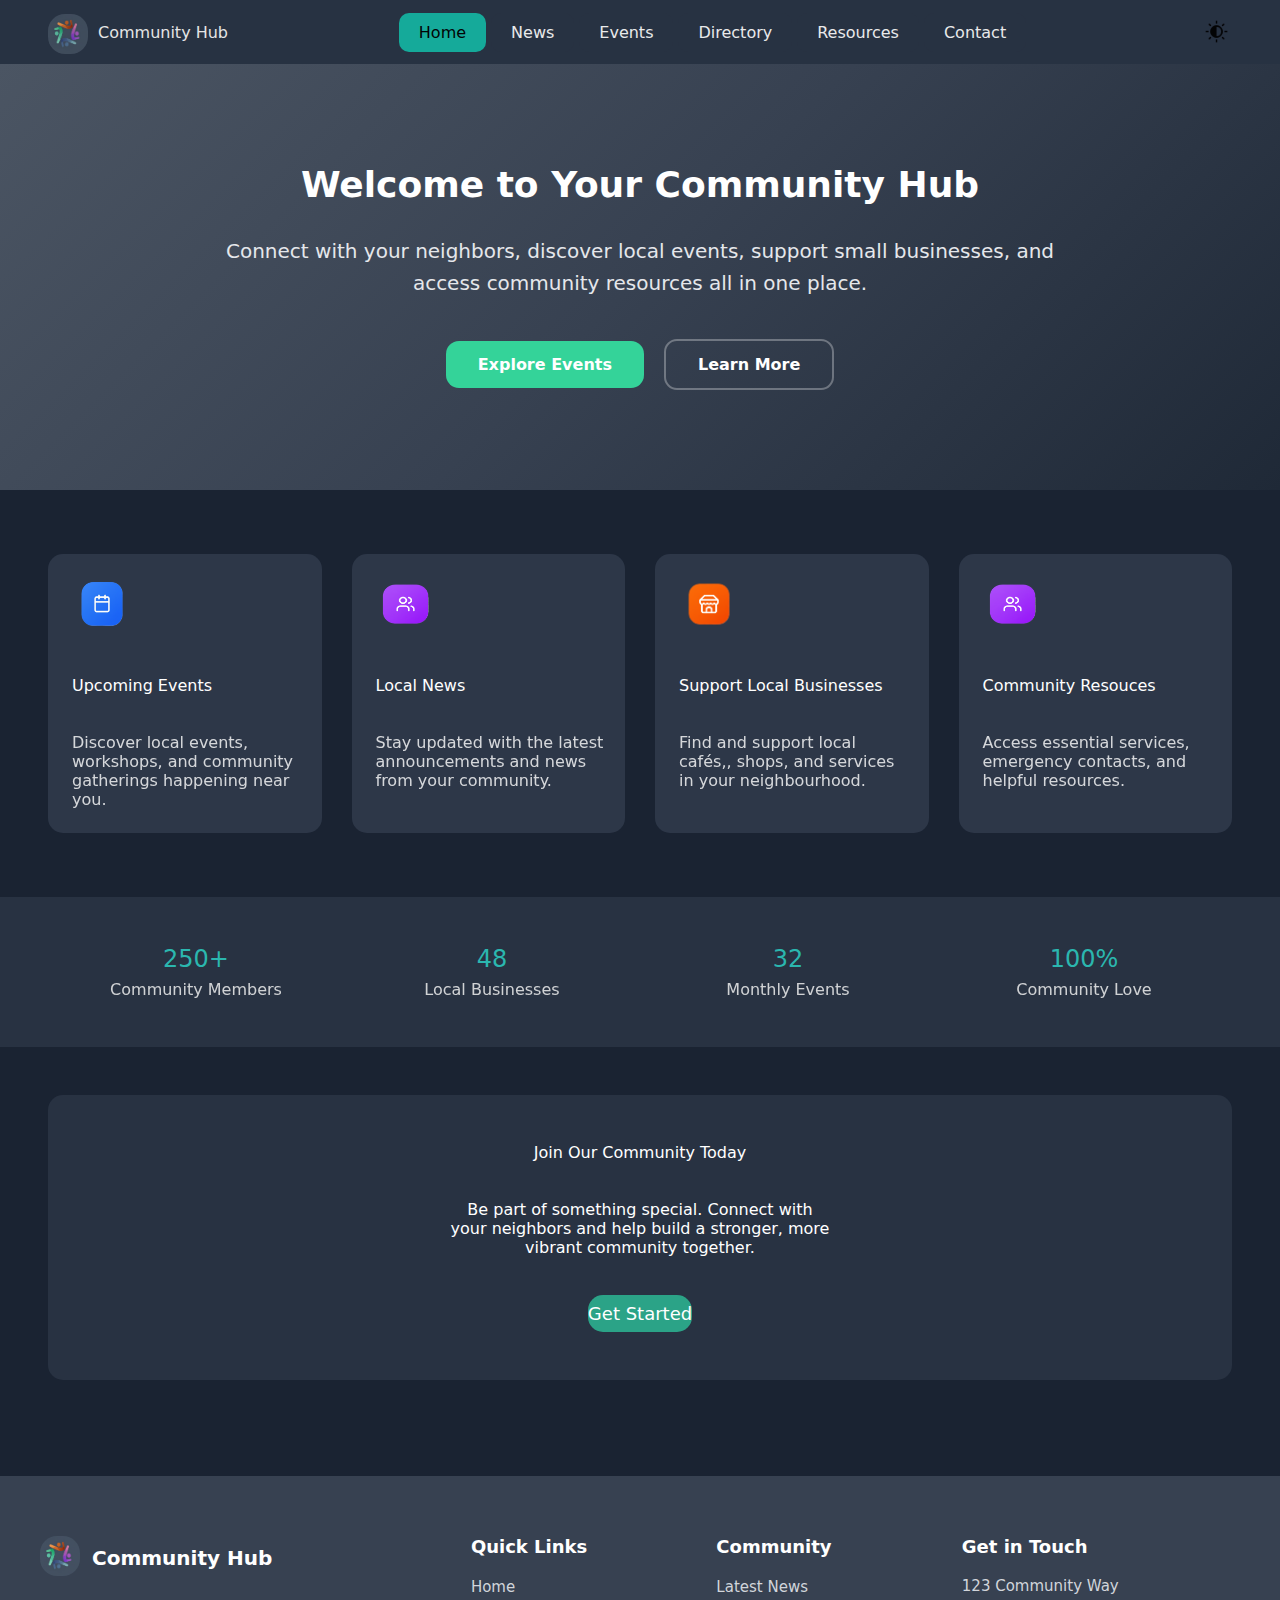
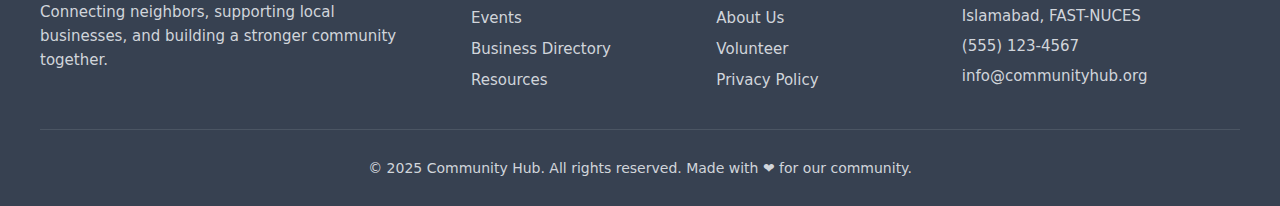
<file: index.html>
<!DOCTYPE html>
<html lang="en">

<head>
    <meta charset="UTF-8">
    <meta name="viewport" content="width=device-width, initial-scale=1.0">
    <link rel="stylesheet" href="theme.css">
    <link rel="stylesheet" href="home.css">
    <title>Community Hub</title>
</head>

<body>
    <input type="checkbox" id="theme-toggle">
    <header class="my-header">
        <div class="logo-div">
            <img class="logo" src="logo.jpg" alt="">
            <p>Community Hub</p>
        </div>
        <div class="nav-bar">
            <a id="selected-button" href="index.html">Home</a>
            <a href="news.html">News</a>
            <a href="events.html">Events</a>
            <a href="discovery.html">Directory</a>
            <a href="resources.html">Resources</a>
            <a href="contacts.html">Contact</a>
        </div>
        <div class="theme-change">
            <label for="theme-toggle" class="theme-toggle-label">
                <img src="brightness-and-contrast.png" alt="Theme Toggle">
            </label>
        </div>
    </header>




    <section class="center-section">
        <div class="center-content">
            <h1 class="main-title">Welcome to Your Community Hub</h1>
            <p class="center-description">
                Connect with your neighbors, discover local events, support small businesses, and access community resources all in one place.
            </p>
            <div class="center-buttons">
                <a href="events.html" class="btn btn-primary">Explore Events</a>
                <a href="contacts.html" class="btn btn-secondary">Learn More</a>
            </div>
        </div>
    </section>

    <div class="quick-access">
        <div class="items">
            <img src="newsimg.png" alt="">
            <br><br><br>
            Upcoming Events
            <br><br><br>
            <p style="opacity: 0.8;">Discover local events, workshops, and community gatherings happening near you.</p>
        </div>
        <div class="items">
             <img src="eventsimg.png" alt="">
            <br><br><br>
            Local News
            <br><br><br>
            <p style="opacity: 0.8;">Stay updated with the latest announcements and news from your community.</p>
        </div>
        <div class="items">
             <img src="communityimg.png" alt="">
            <br><br><br>
            Support Local Businesses
            <br><br><br>
            <p style="opacity: 0.8;">Find and support local cafés,, shops, and services in your neighbourhood.</p>
        </div>
        <div class="items">
             <img src="eventsimg.png" alt="">
            <br><br><br>
            Community Resouces
            <br><br><br>
            <p style="opacity: 0.8;">Access essential services, emergency contacts, and helpful resources.</p>
        </div>
    </div>
   
    <div class="stats">
        <div class="contents">
            <p style="color: #2bb7af; margin-bottom: 7px; font-size:x-large">250+</p>
            <p style="opacity: 0.8; ">Community Members</p>
        </div>

        <div class="contents">
            <p style="color: #2bb7af; margin-bottom: 7px; font-size: x-large;">48</p>
            <p style="opacity: 0.8; ">Local Businesses</p>
        </div>

        <div class="contents">
            <p style="color: #2bb7af; margin-bottom: 7px; font-size: x-large;">32</p>
            <p style="opacity: 0.8; ">Monthly Events</p>
        </div>

        <div class="contents">
            <p style="color: #2bb7af; margin-bottom: 7px; font-size:x-large;">100%</p>
            <p style="opacity: 0.8; ">Community Love</p>
        </div>
    </div>

    
    <div class="invitation">
        <div id="message">
            <div class="inner-content">
                <p>Join Our Community Today</p>
                <br><br>
                <p>Be part of something special. Connect with your neighbors and help build a stronger, more vibrant community together.</p>
                <br><br>
            </div>
            <div style="display: flex; justify-content: center;">

                <a class="get-started" href="index.html">Get Started</a>  
            </div>
        </div>
    </div>

    <footer class="site-footer">
        <div class="footer-content">
            <div class="footer-brand">
                <div class="brand-header">
                    <div class="brand-logo"><img src="logo.jpg" alt=""></div>
                    <span class="brand-name">Community Hub</span>
                </div>
                <p class="brand-tagline">
                    Connecting neighbors, supporting local businesses, and building a stronger community together.
                </p>
            </div>

            <div class="footer-section">
                <h3>Quick Links</h3>
                <ul class="footer-links">
                    <li><a href="index.html">Home</a></li>
                    <li><a href="events.html">Events</a></li>
                    <li><a href="discovery.html">Business Directory</a></li>
                    <li><a href="resources.html">Resources</a></li>
                </ul>
            </div>

            <div class="footer-section">
                <h3>Community</h3>
                <ul class="footer-links">
                    <li><a href="news.html">Latest News</a></li>
                    <li><a href="index.html">About Us</a></li>
                    <li><a href="index.html">Volunteer</a></li>
                    <li><a href="index.html">Privacy Policy</a></li>
                </ul>
            </div>

            <div class="footer-section">
                <h3>Get in Touch</h3>
                <div class="contact-info">
                    <p>123 Community Way</p>
                    <p>Islamabad, FAST-NUCES</p>
                    <p>(555) 123-4567</p>
                    <p>info@communityhub.org</p>
                </div>
            </div>
        </div>

        <div class="footer-bottom">
            <p>© 2025 Community Hub. All rights reserved. Made with ❤ for our community.</p>
        </div>
    </footer>
</body>

</html>
</file>
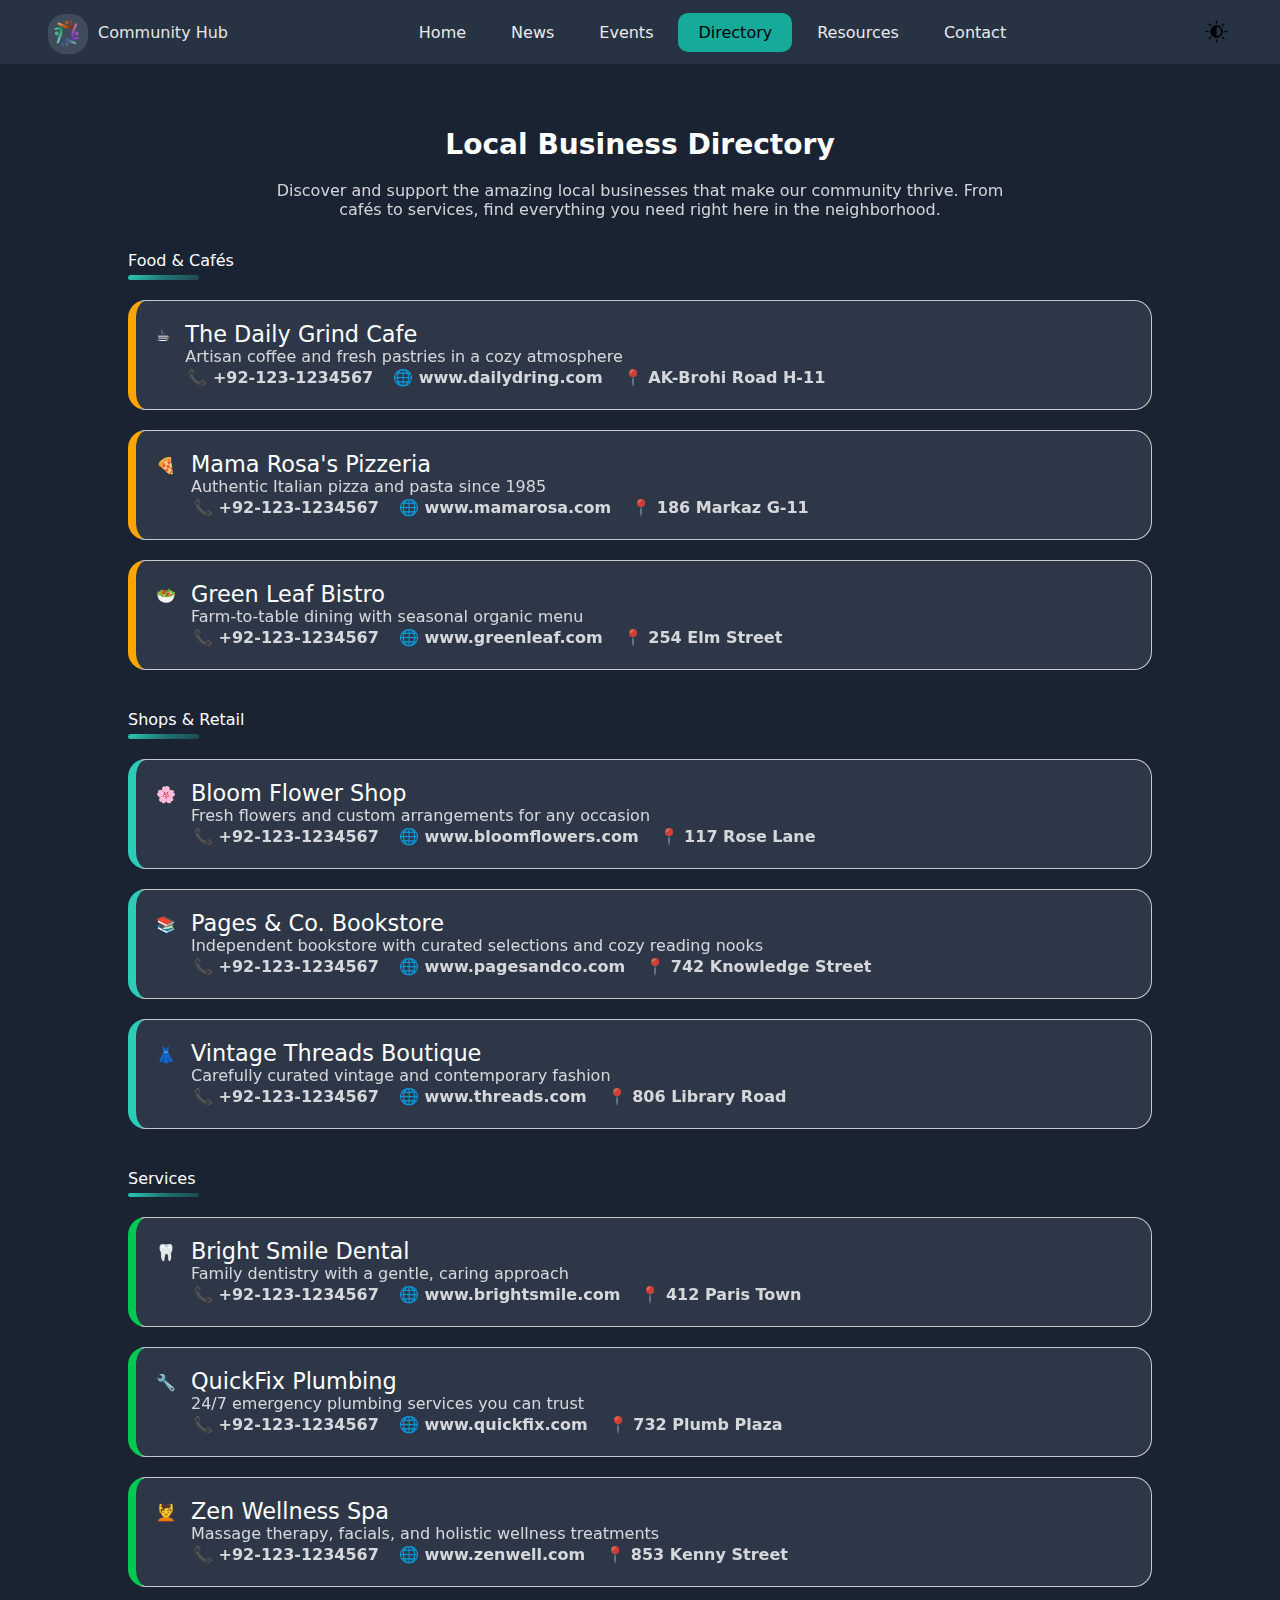
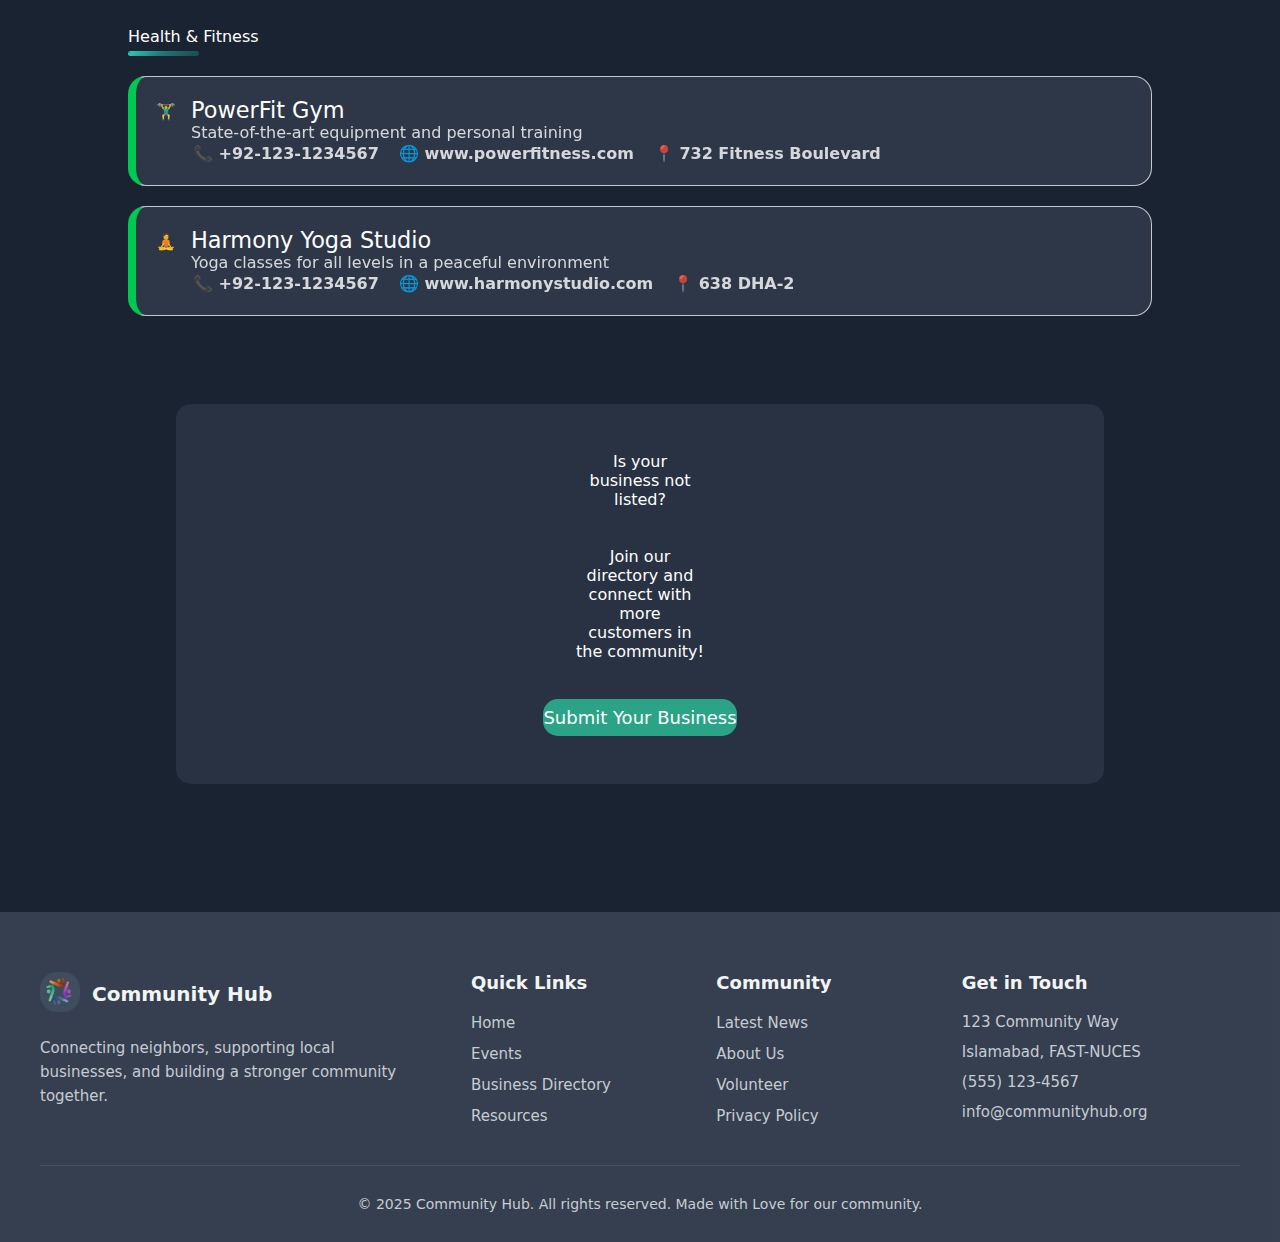
<file: discovery.html>
<!DOCTYPE html>
<html lang="en">

<head>
    <meta charset="UTF-8">
    <meta name="viewport" content="width=device-width, initial-scale=1.0">
    <link rel="stylesheet" href="theme.css">
    <link rel="stylesheet" href="home.css">
    <link rel="stylesheet" href="discovery.css">
    <title>Document</title>
</head>

<body>
    <input type="checkbox" id="theme-toggle">

    <header class="my-header">
        <div class="logo-div">
            <img class="logo" src="logo.jpg" alt="">
            <p>Community Hub</p>
        </div>
        <div class="nav-bar">
            <a href="home.html">Home</a>
            <a href="news.html">News</a>
            <a href="events.html">Events</a>
            <a id="selected-button" href="discovery.html">Directory</a>
            <a href="resources.html">Resources</a>
            <a href="contacts.html">Contact</a>
        </div>
        <div class="theme-change">
            <label for="theme-toggle" class="theme-toggle-label">
                <img src="brightness-and-contrast.png" alt="Theme Toggle">
            </label>
        </div>
    </header>

    <section class="discovery">
        <div class="main-heading">
            <h3>Local Business Directory</h3>
        </div>
        <div class="main-text">
            <div>
                Discover and support the amazing local businesses that make our community thrive. From
            </div>
            <div style="padding-bottom: 2rem;">
                cafés to services, find everything you need right here in the neighborhood.
            </div>
        </div>

        <div style="padding-bottom: 5px;">
            Food & Cafés
        </div>
        <div id="design">
            <div id="designing">
                -
            </div>
            <div class="assist">
                -
            </div>
        </div>

        <div class="spacings">

        </div>
        <div class="row">
            <div class="aligned">
                <div class="icon">
                    <p class="icon-img">☕</p>
                </div>
                <div class="alignment">
                    <p class="title">The Daily Grind Cafe</p>
                    <p class="description">Artisan coffee and fresh pastries in a cozy atmosphere</p>
                    <div class="list">
                        <div class="item">📞 +92-123-1234567</div>
                        <div class="item">🌐 www.dailydring.com</div>
                        <div class="item">📍 AK-Brohi Road H-11</div>
                    </div>
                </div>
            </div>
        </div>

        <div class="spacings">

        </div>

        <div class="row">
            <div class="aligned">
                <div class="icon">
                    <p class="icon-img">🍕</p>
                </div>
                <div class="alignment">
                    <p class="title">Mama Rosa's Pizzeria</p>
                    <p class="description">Authentic Italian pizza and pasta since 1985</p>
                    <div class="list">
                        <div class="item">📞 +92-123-1234567</div>
                        <div class="item">🌐 www.mamarosa.com</div>
                        <div class="item">📍 186 Markaz G-11</div>
                    </div>
                </div>
            </div>
        </div>

        <div class="spacings"></div>

        <div class="row">
            <div class="aligned">
                <div class="icon">
                    <p class="icon-img">🥗</p>
                </div>
                <div class="alignment">
                    <p class="title">Green Leaf Bistro</p>
                    <p class="description">Farm-to-table dining with seasonal organic menu</p>
                    <div class="list">
                        <div class="item">📞 +92-123-1234567</div>
                        <div class="item">🌐 www.greenleaf.com</div>
                        <div class="item">📍 254 Elm Street</div>
                    </div>
                </div>
            </div>
        </div>

        <div class="spacings"></div>
        <div class="spacings"></div>

        <div style="padding-bottom: 5px;">
            Shops & Retail
        </div>
        <div id="design">
            <div id="designing">
                -
            </div>
            <div class="assist">
                -
            </div>
        </div>

        <div class="spacings"></div>

        <div class="row1">
            <div class="aligned">
                <div class="icon">
                    <p class="icon-img">🌸</p>
                </div>
                <div class="alignment">
                    <p class="title">Bloom Flower Shop</p>
                    <p class="description">Fresh flowers and custom arrangements for any occasion</p>
                    <div class="list">
                        <div class="item">📞 +92-123-1234567</div>
                        <div class="item">🌐 www.bloomflowers.com</div>
                        <div class="item">📍 117 Rose Lane</div>
                    </div>
                </div>
            </div>
        </div>

        <div class="spacings">

        </div>

        <div class="row1">
            <div class="aligned">
                <div class="icon">
                    <p class="icon-img">📚</p>
                </div>
                <div class="alignment">
                    <p class="title">Pages & Co. Bookstore</p>
                    <p class="description">Independent bookstore with curated selections and cozy reading nooks</p>
                    <div class="list">
                        <div class="item">📞 +92-123-1234567</div>
                        <div class="item">🌐 www.pagesandco.com</div>
                        <div class="item">📍 742 Knowledge Street</div>
                    </div>
                </div>
            </div>
        </div>

        <div class="spacings"></div>

        <div class="row1">
            <div class="aligned">
                <div class="icon">
                    <p class="icon-img">👗</p>
                </div>
                <div class="alignment">
                    <p class="title">Vintage Threads Boutique</p>
                    <p class="description">Carefully curated vintage and contemporary fashion</p>
                    <div class="list">
                        <div class="item">📞 +92-123-1234567</div>
                        <div class="item">🌐 www.threads.com</div>
                        <div class="item">📍 806 Library Road</div>
                    </div>
                </div>
            </div>
        </div>

        <div class="spacings"></div>
        <div class="spacings"></div>

        <div style="padding-bottom: 5px;">
            Services
        </div>
        <div id="design">
            <div id="designing">
                -
            </div>
            <div class="assist">
                -
            </div>
        </div>

        <div class="spacings"></div>

        <div class="row2">
            <div class="aligned">
                <div class="icon">
                    <p class="icon-img">🦷</p>
                </div>
                <div class="alignment">
                    <p class="title">Bright Smile Dental</p>
                    <p class="description">Family dentistry with a gentle, caring approach</p>
                    <div class="list">
                        <div class="item">📞 +92-123-1234567</div>
                        <div class="item">🌐 www.brightsmile.com</div>
                        <div class="item">📍 412 Paris Town</div>
                    </div>
                </div>
            </div>
        </div>

        <div class="spacings">

        </div>

        <div class="row2">
            <div class="aligned">
                <div class="icon">
                    <p class="icon-img">🔧</p>
                </div>
                <div class="alignment">
                    <p class="title">QuickFix Plumbing</p>
                    <p class="description">24/7 emergency plumbing services you can trust</p>
                    <div class="list">
                        <div class="item">📞 +92-123-1234567</div>
                        <div class="item">🌐 www.quickfix.com</div>
                        <div class="item">📍 732 Plumb Plaza</div>
                    </div>
                </div>
            </div>
        </div>

        <div class="spacings"></div>

        <div class="row2">
            <div class="aligned">
                <div class="icon">
                    <p class="icon-img">💆</p>
                </div>
                <div class="alignment">
                    <p class="title">Zen Wellness Spa</p>
                    <p class="description">Massage therapy, facials, and holistic wellness treatments</p>
                    <div class="list">
                        <div class="item">📞 +92-123-1234567</div>
                        <div class="item">🌐 www.zenwell.com</div>
                        <div class="item">📍 853 Kenny Street</div>
                    </div>
                </div>
            </div>
        </div>

        <div class="spacings"></div>
        <div class="spacings"></div>

        <div style="padding-bottom: 5px;">
            Health & Fitness
        </div>
        <div id="design">
            <div id="designing">
                -
            </div>
            <div class="assist">
                -
            </div>
        </div>

        <div class="spacings"></div>

        <div class="row3">
            <div class="aligned">
                <div class="icon">
                    <p class="icon-img">🏋️‍♂️</p>
                </div>
                <div class="alignment">
                    <p class="title">PowerFit Gym</p>
                    <p class="description">State-of-the-art equipment and personal training</p>
                    <div class="list">
                        <div class="item">📞 +92-123-1234567</div>
                        <div class="item">🌐 www.powerfitness.com</div>
                        <div class="item">📍 732 Fitness Boulevard</div>
                    </div>
                </div>
            </div>
        </div>

        <div class="spacings">

        </div>

        <div class="row3">
            <div class="aligned">
                <div class="icon">
                    <p class="icon-img">🧘</p>
                </div>
                <div class="alignment">
                    <p class="title">Harmony Yoga Studio</p>
                    <p class="description">Yoga classes for all levels in a peaceful environment</p>
                    <div class="list">
                        <div class="item">📞 +92-123-1234567</div>
                        <div class="item">🌐 www.harmonystudio.com</div>
                        <div class="item">📍 638 DHA-2</div>
                    </div>
                </div>
            </div>
        </div>

        <div class="spacings"></div>
        <div class="spacings"></div>

        <div class="invitation">
            <div id="message">
                <div class="inner-content">
                    <p>Is your business not listed?</p>
                    <br><br>
                    <p>Join our directory and connect with more customers in the community!</p>
                    <br><br>
                </div>
                <div style="display: flex; justify-content: center;">

                    <a class="get-started" href="home.html">Submit Your Business</a>
                </div>
            </div>
        </div>

    </section>

    <footer class="site-footer">
        <div class="footer-content">
            <div class="footer-brand">
                <div class="brand-header">
                    <div class="brand-logo"><img src="logo.jpg" alt=""></div>
                    <span class="brand-name">Community Hub</span>
                </div>
                <p class="brand-tagline">
                    Connecting neighbors, supporting local businesses, and building a stronger community together.
                </p>
            </div>

            <div class="footer-section">
                <h3>Quick Links</h3>
                <ul class="footer-links">
                    <li><a href="home.html">Home</a></li>
                    <li><a href="events.html">Events</a></li>
                    <li><a href="discovery.html">Business Directory</a></li>
                    <li><a href="resources.html">Resources</a></li>
                </ul>
            </div>

            <div class="footer-section">
                <h3>Community</h3>
                <ul class="footer-links">
                    <li><a href="news.html">Latest News</a></li>
                    <li><a href="home.html">About Us</a></li>
                    <li><a href="home.html">Volunteer</a></li>
                    <li><a href="home.html">Privacy Policy</a></li>
                </ul>
            </div>

            <div class="footer-section">
                <h3>Get in Touch</h3>
                <div class="contact-info">
                    <p>123 Community Way</p>
                    <p>Islamabad, FAST-NUCES</p>
                    <p>(555) 123-4567</p>
                    <p>info@communityhub.org</p>
                </div>
            </div>
        </div>

        <div class="footer-bottom">
            <p>© 2025 Community Hub. All rights reserved. Made with Love for our community.</p>
        </div>
    </footer>
</body>

</html>
</file>
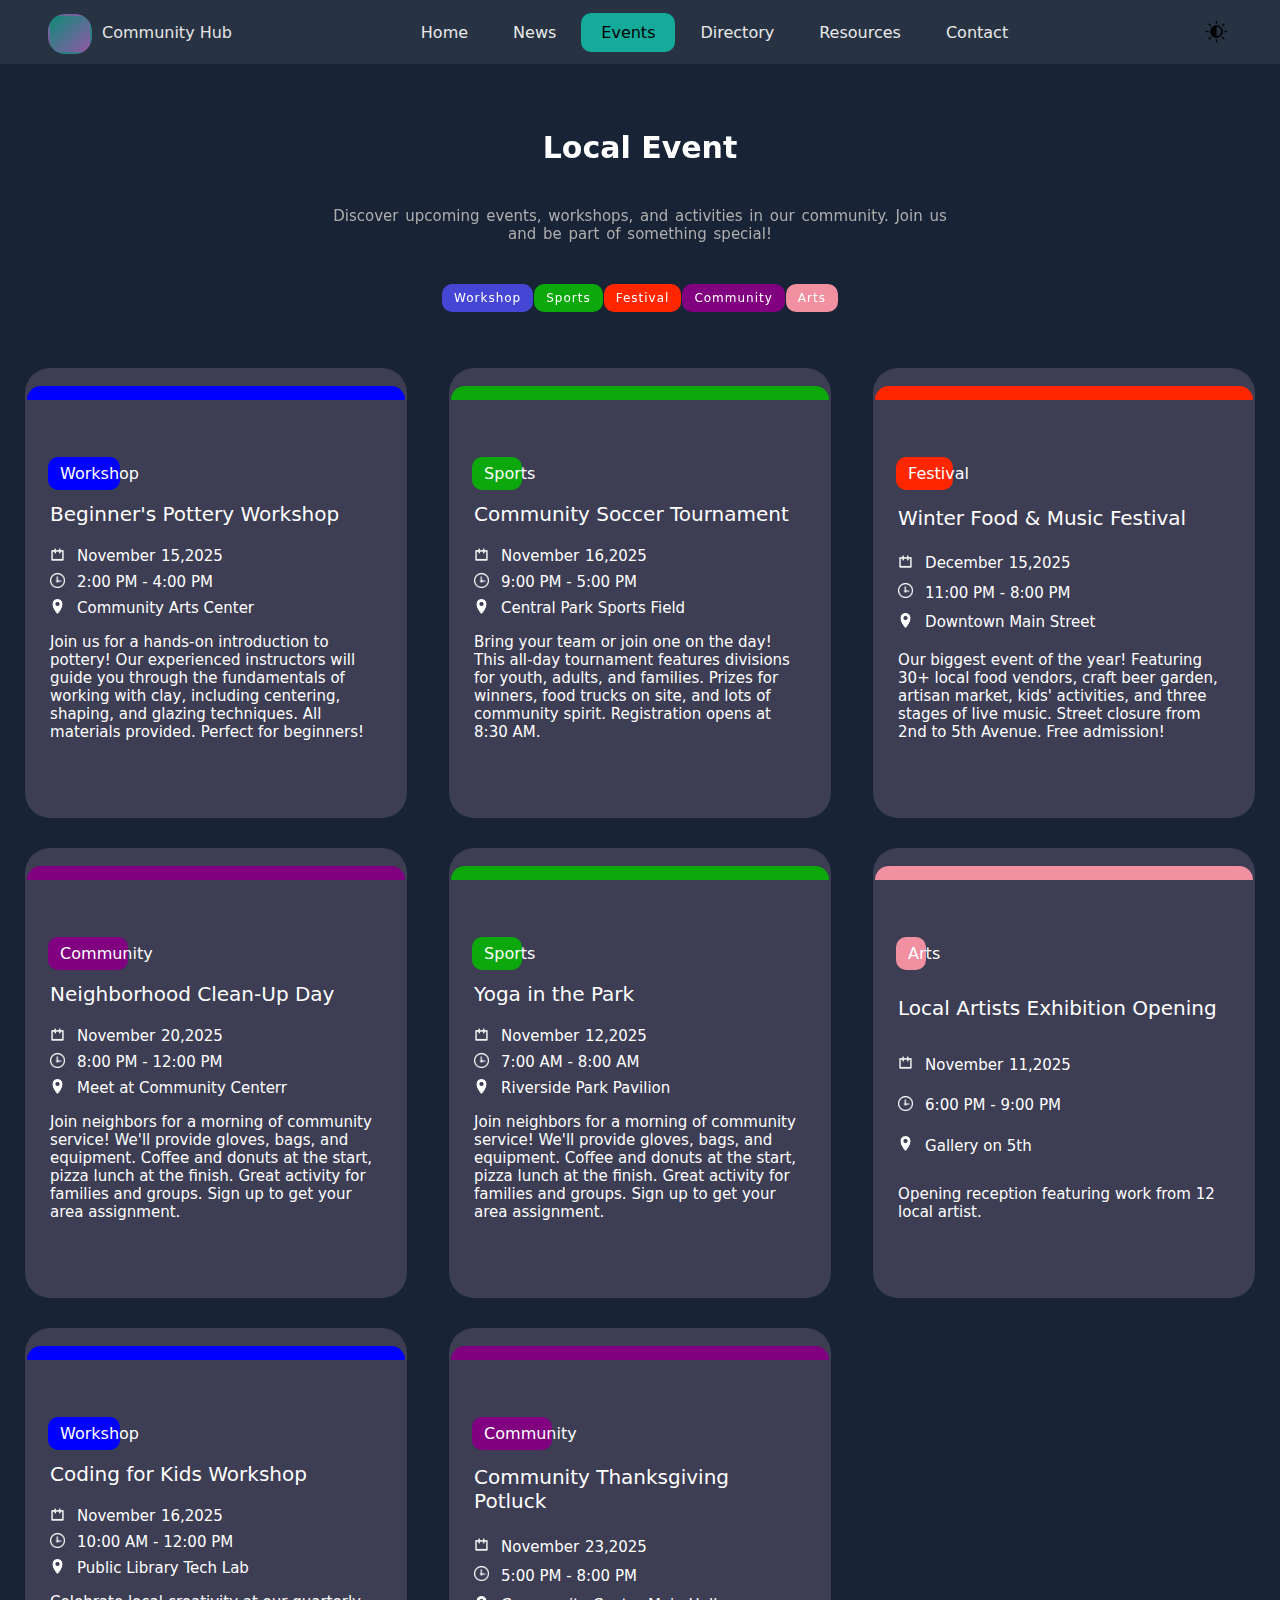
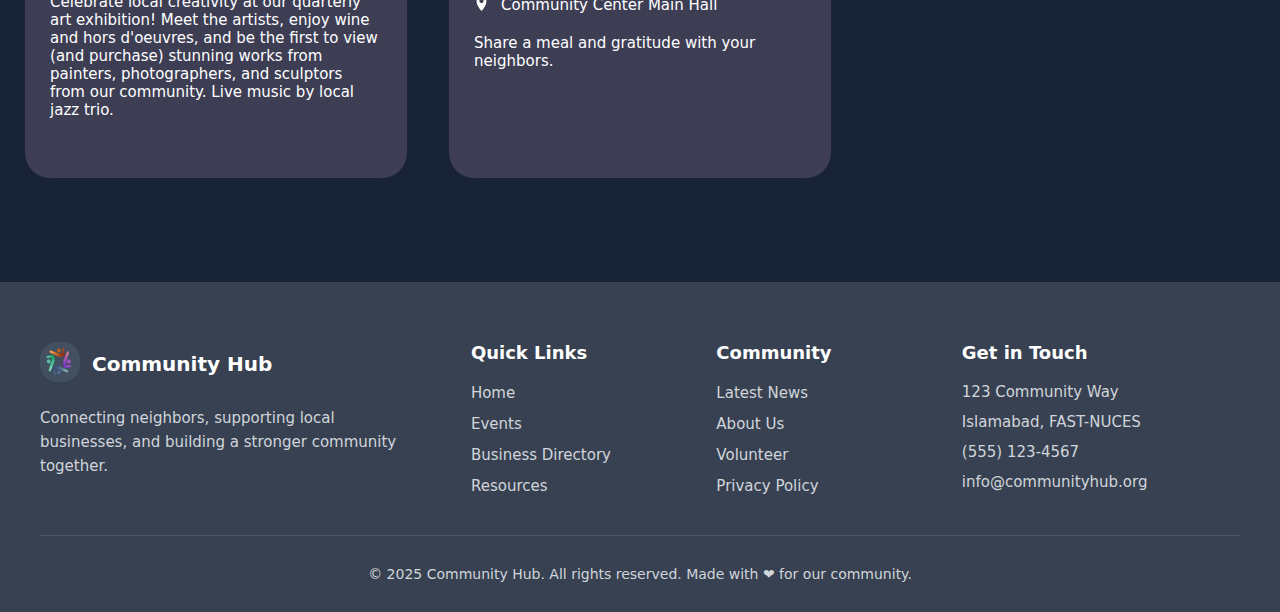
<file: events.html>
<!DOCTYPE html>
<html lang="en">

<head>
  <meta charset="UTF-8">
  <meta name="viewport" content="width=device-width, initial-scale=1.0">
  <link rel="stylesheet" href="theme.css">
  <link rel="stylesheet" href="events.css">
  <link rel="stylesheet" href="home.css">
  <title>Document</title>
</head>

<body>
  <input type="checkbox" id="theme-toggle">
  <header class="my-header">
    <div class="logo-div">
      <img class="logo" src="logo.jpg" alt="">
      <p>Community Hub</p>
    </div>
    <div class="nav-bar">
      <a href="index.html">Home</a>
      <a href="news.html">News</a>
      <a id="selected-button" href="events.html">Events</a>
      <a href="discovery.html">Directory</a>
      <a href="resources.html">Resources</a>
      <a href="contacts.html">Contact</a>
    </div>
    <div class="theme-change">
      <label for="theme-toggle" class="theme-toggle-label">
        <img src="brightness-and-contrast.png" alt="Theme Toggle">
      </label>
    </div>
  </header>

  <div class="page">
    <div class="top">
      <div class="localevent">Local Event</div>
      <div class="paragraph">Discover upcoming events, workshops,
        and activities in our community. Join us and be part of something special!</div>
      <div class="bar">
        <div class="workshop one">Workshop</div>
        <div class="sports  one">Sports</div>
        <div class="festival one">Festival</div>
        <div class="community one">Community</div>
        <div class="Arts one">Arts</div>
      </div>
    </div>
    <div class="bottom">

      <div class="boxes">
        <div class="box box1">
          <div class="color line"></div>
          <div class="content">
            <div class="ws1">
              <p>Workshop</p>
            </div>
            <div class="heading">Beginner's Pottery Workshop</div>
            <div class="date">
              <a href="" class="icon">
                <img src="/imgs/calander.png" alt="" class="img7" />
              </a>
              <div class="tareehk">November 15,2025</div>
            </div>
            <div class="time">
              <a href="" class="icon">
                <img src="/imgs/clock.png" alt="" class="img7" />
              </a>
              <div class="clock">2:00 PM - 4:00 PM</div>
            </div>
            <div class="location">
              <a href="" class="icon">
                <img src="/imgs/location.png" alt="" class="img7" />
              </a>
              <div class="place">Community Arts Center</div>
            </div>
            <div class="para">
              Join us for a hands-on introduction to pottery! Our experienced instructors will guide you through the fundamentals of working with clay, including centering, shaping, and glazing techniques. All materials provided. Perfect for beginners!
            </div>

          </div>
        </div>
        <div class="box box2">
          <div class="color line1"></div>
          <div class="content">
            <div class="ws1 sp1">Sports</div>
            <div class="heading">Community Soccer Tournament</div>
            <div class="date">
              <a href="" class="icon">
                <img src="/imgs/calander.png" alt="" class="img7" />
              </a>
              <div class="tareehk">November 16,2025</div>
            </div>
            <div class="time">
              <a href="" class="icon">
                <img src="/imgs/clock.png" alt="" class="img7" />
              </a>
              <div class="clock">9:00 PM - 5:00 PM</div>
            </div>
            <div class="location">
              <a href="" class="icon">
                <img src="/imgs/location.png" alt="" class="img7" />
              </a>
              <div class="place">Central Park Sports Field</div>
            </div>
            <div class="para">
              Bring your team or join one on the day! This all-day tournament features divisions for youth, adults, and families. Prizes for winners, food trucks on site, and lots of community spirit. Registration opens at 8:30 AM.
            </div>
            
          </div>
        </div>
        <div class="box box3">
          <div class="color line2"></div>
          <div class="content">
            <div class="ws1 fes1">Festival</div>
            <div class="heading">Winter Food & Music Festival</div>
            <div class="date">
              <a href="" class="icon">
                <img src="/imgs/calander.png" alt="" class="img7" />
              </a>
              <div class="tareehk">December 15,2025</div>
            </div>
            <div class="time">
              <a href="" class="icon">
                <img src="/imgs/clock.png" alt="" class="img7" />
              </a>
              <div class="clock">11:00 PM - 8:00 PM</div>
            </div>
            <div class="location">
              <a href="" class="icon">
                <img src="/imgs/location.png" alt="" class="img7" />
              </a>
              <div class="place">Downtown Main Street</div>
            </div>
            <div class="para">
              Our biggest event of the year! Featuring 30+ local food vendors, craft beer garden, artisan market, kids' activities, and three stages of live music. Street closure from 2nd to 5th Avenue. Free admission!
            </div>
            
          </div>
        </div>
        <div class="box box4">
          <div class="color line3"></div>
          <div class="content">
            <div class="ws1 com1">Community</div>
            <div class="heading">Neighborhood Clean-Up Day</div>
            <div class="date">
              <a href="" class="icon">
                <img src="/imgs/calander.png" alt="" class="img7" />
              </a>
              <div class="tareehk">November 20,2025</div>
            </div>
            <div class="time">
              <a href="" class="icon">
                <img src="/imgs/clock.png" alt="" class="img7" />
              </a>
              <div class="clock">8:00 PM - 12:00 PM</div>
            </div>
            <div class="location">
              <a href="" class="icon">
                <img src="/imgs/location.png" alt="" class="img7" />
              </a>
              <div class="place">Meet at Community Centerr</div>
            </div>
            <div class="para">
              Join neighbors for a morning of community service! We'll provide gloves, bags, and equipment. Coffee and donuts at the start, pizza lunch at the finish. Great activity for families and groups. Sign up to get your area assignment.
            </div>
            
          </div>
        </div>
        <div class="box box5">
          <div class="color line4"></div>
          <div class="content">
            <div class="ws1 sp1">Sports</div>
            <div class="heading">Yoga in the Park</div>
            <div class="date">
              <a href="" class="icon">
                <img src="/imgs/calander.png" alt="" class="img7" />
              </a>
              <div class="tareehk">November 12,2025</div>
            </div>
            <div class="time">
              <a href="" class="icon">
                <img src="/imgs/clock.png" alt="" class="img7" />
              </a>
              <div class="clock">7:00 AM - 8:00 AM</div>
            </div>
            <div class="location">
              <a href="" class="icon">
                <img src="/imgs/location.png" alt="" class="img7" />
              </a>
              <div class="place">Riverside Park Pavilion</div>
            </div>
            <div class="para">
              Join neighbors for a morning of community service! We'll provide gloves, bags, and equipment. Coffee and donuts at the start, pizza lunch at the finish. Great activity for families and groups. Sign up to get your area assignment.
            </div>
            
          </div>
        </div>
        <div class="box box6">
          <div class="color line5"></div>
          <div class="content">
            <div class="ws1 art1">Arts</div>
            <div class="heading">Local Artists Exhibition Opening</div>
            <div class="date">
              <a href="" class="icon">
                <img src="/imgs/calander.png" alt="" class="img7" />
              </a>
              <div class="tareehk">November 11,2025</div>
            </div>
            <div class="time">
              <a href="" class="icon">
                <img src="/imgs/clock.png" alt="" class="img7" />
              </a>
              <div class="clock">6:00 PM - 9:00 PM</div>
            </div>
            <div class="location">
              <a href="" class="icon">
                <img src="/imgs/location.png" alt="" class="img7" />
              </a>
              <div class="place">Gallery on 5th</div>
            </div>
            <div class="para">
              Opening reception featuring work from 12 local artist.
            </div>
            
          </div>
        </div>
        <div class="box box7">
          <div class="color line6"></div>
          <div class="content">
            <div class="ws1">Workshop</div>
            <div class="heading">Coding for Kids Workshop</div>
            <div class="date">
              <a href="" class="icon">
                <img src="/imgs/calander.png" alt="" class="img7" />
              </a>
              <div class="tareehk">November 16,2025</div>
            </div>
            <div class="time">
              <a href="" class="icon">
                <img src="/imgs/clock.png" alt="" class="img7" />
              </a>
              <div class="clock">10:00 AM - 12:00 PM</div>
            </div>
            <div class="location">
              <a href="" class="icon">
                <img src="/imgs/location.png" alt="" class="img7" />
              </a>
              <div class="place">Public Library Tech Lab</div>
            </div>
            <div class="para">
              Celebrate local creativity at our quarterly art exhibition! Meet the artists, enjoy wine and hors d'oeuvres, and be the first to view (and purchase) stunning works from painters, photographers, and sculptors from our community. Live music by local jazz trio.
            </div>
            
          </div>
        </div>
        <div class="box box8">
          <div class="color line7"></div>
          <div class="content">
            <div class="ws1 com1">Community</div>
            <div class="heading">Community Thanksgiving Potluck</div>
            <div class="date">
              <a href="" class="icon">
                <img src="/imgs/calander.png" alt="" class="img7" />
              </a>
              <div class="tareehk">November 23,2025</div>
            </div>
            <div class="time">
              <a href="" class="icon">
                <img src="/imgs/clock.png" alt="" class="img7" />
              </a>
              <div class="clock">5:00 PM - 8:00 PM</div>
            </div>
            <div class="location">
              <a href="" class="icon">
                <img src="/imgs/location.png" alt="" class="img7" />
              </a>
              <div class="place">Community Center Main Hall</div>
            </div>
            <div class="para">
              Share a meal and gratitude with your neighbors.
            </div>
            <div class="btn">

             
            </div>
          </div>
        </div>
      </div>
    </div>
  </div>
  <footer class="site-footer">
    <div class="footer-content">
      <div class="footer-brand">
        <div class="brand-header">
          <div class="brand-logo"><img src="logo.jpg" alt=""></div>
          <span class="brand-name">Community Hub</span>
        </div>
        <p class="brand-tagline">
          Connecting neighbors, supporting local businesses, and building a stronger community together.
        </p>
      </div>

      <div class="footer-section">
        <h3>Quick Links</h3>
        <ul class="footer-links">
          <li><a href="index.html">Home</a></li>
          <li><a href="events.html">Events</a></li>
          <li><a href="discovery.html">Business Directory</a></li>
          <li><a href="resources.html">Resources</a></li>
        </ul>
      </div>

      <div class="footer-section">
        <h3>Community</h3>
        <ul class="footer-links">
          <li><a href="news.html">Latest News</a></li>
          <li><a href="index.html">About Us</a></li>
          <li><a href="index.html">Volunteer</a></li>
          <li><a href="index.html">Privacy Policy</a></li>
        </ul>
      </div>

      <div class="footer-section">
        <h3>Get in Touch</h3>
        <div class="contact-info">
          <p>123 Community Way</p>
          <p>Islamabad, FAST-NUCES</p>
          <p>(555) 123-4567</p>
          <p>info@communityhub.org</p>
        </div>
      </div>
    </div>

    <div class="footer-bottom">
      <p>© 2025 Community Hub. All rights reserved. Made with ❤ for our community.</p>
    </div>
  </footer>
</body>

</html>
</file>
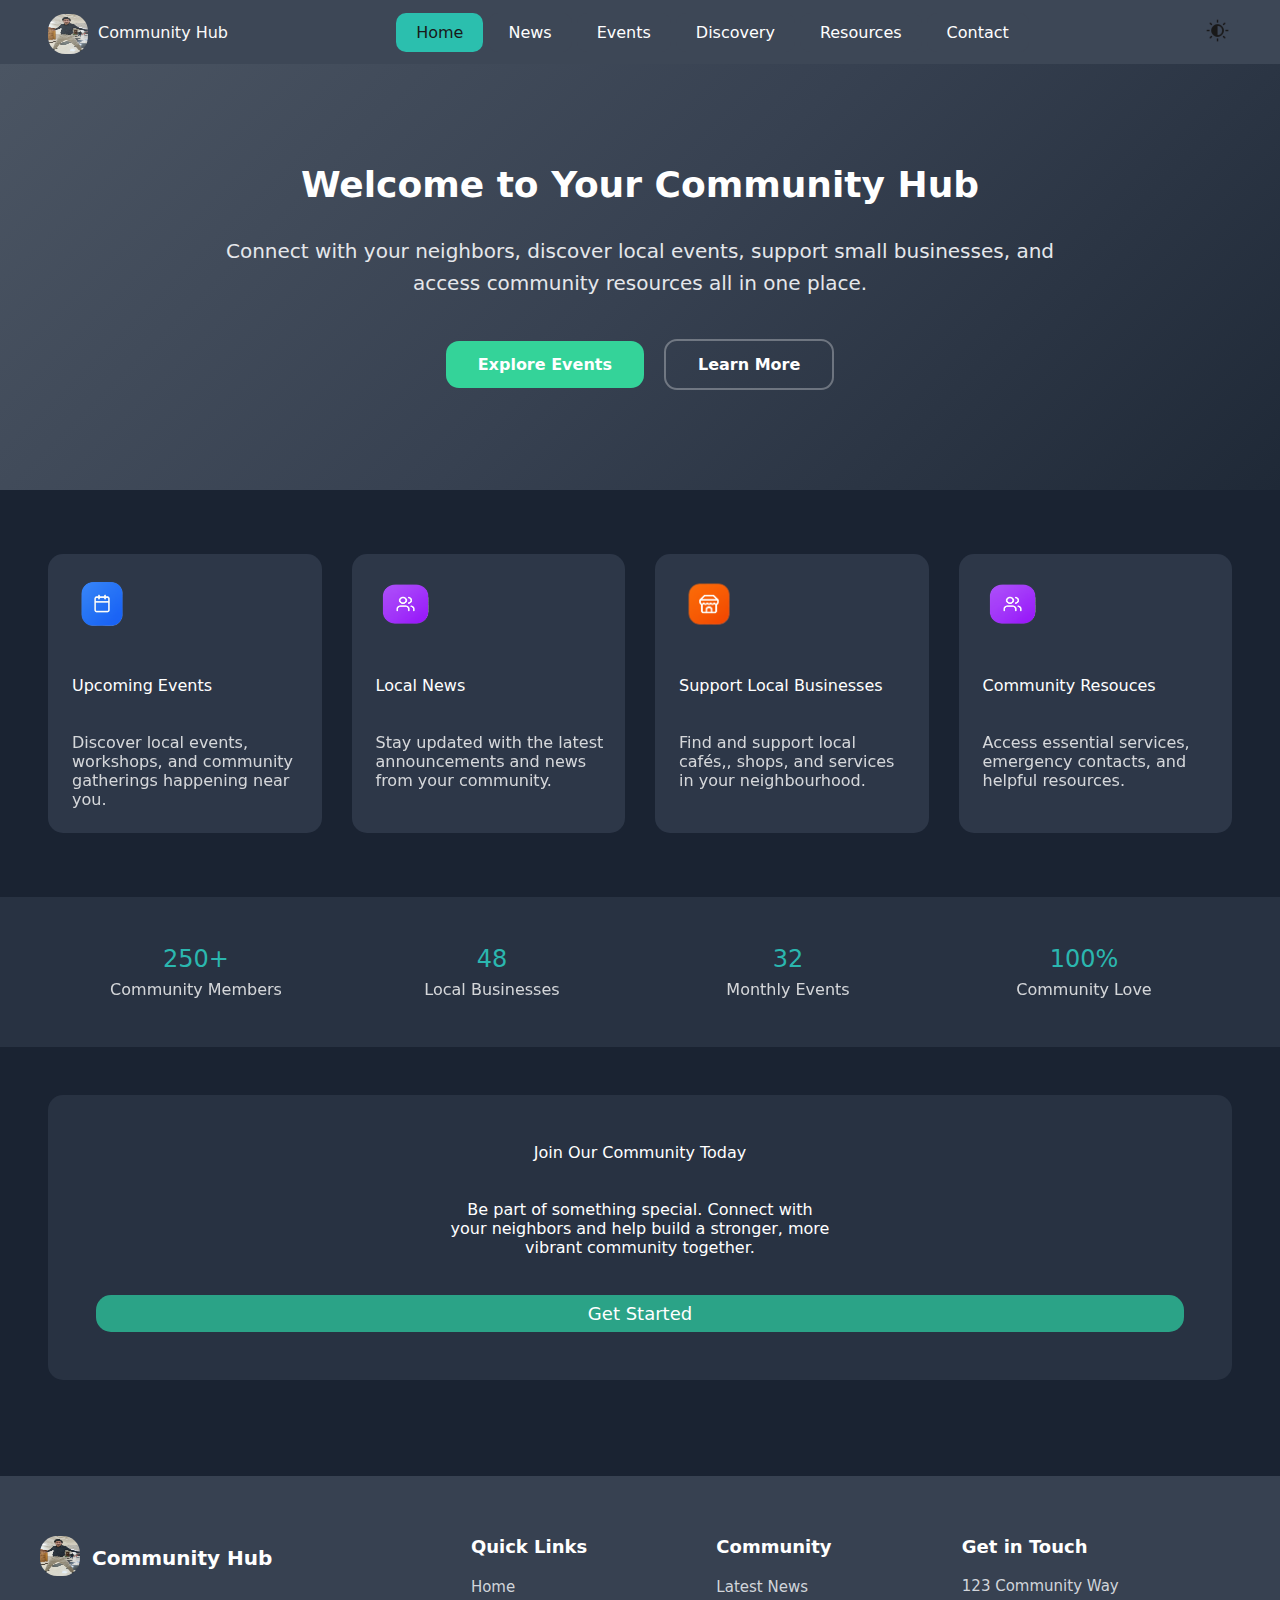
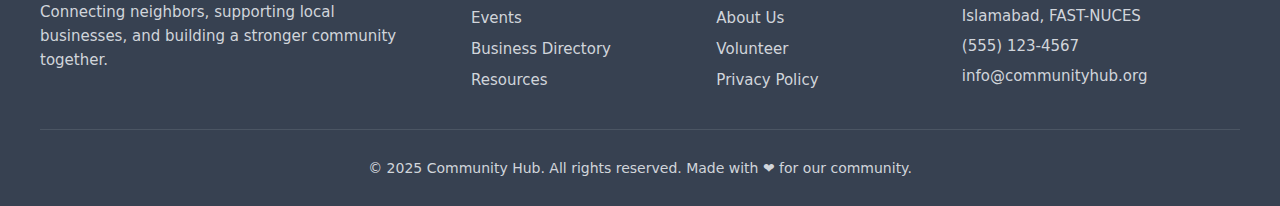
<file: home.html>
<!DOCTYPE html>
<html lang="en">

<head>
    <meta charset="UTF-8">
    <meta name="viewport" content="width=device-width, initial-scale=1.0">
    <link rel="stylesheet" href="home.css">
    <title>Community Hub</title>
</head>

<body>
    <header class="my-header">
        <div class="logo-div">
            <img class="logo" src="kela.png" alt="">
            <p>Community Hub</p>
        </div>
        <div class="nav-bar">
            <a id="selected-button" href="home.html">Home</a>
            <a href="news_final.html">News</a>
            <a href="events.html">Events</a>
            <a href="discovery.html">Discovery</a>
            <a href="resources_final.html">Resources</a>
            <a href="contacts.html">Contact</a>
        </div>
        <div class="theme-change">
            <button>
                <img src="brightness-and-contrast.png" alt="">
            </button>
        </div>
    </header>




    <section class="center-section">
        <div class="center-content">
            <h1 class="main-title">Welcome to Your Community Hub</h1>
            <p class="center-description">
                Connect with your neighbors, discover local events, support small businesses, and access community resources all in one place.
            </p>
            <div class="center-buttons">
                <a href="events.html" class="btn btn-primary">Explore Events</a>
                <a href="contact.html" class="btn btn-secondary">Learn More</a>
            </div>
        </div>
    </section>

    <div class="quick-access">
        <div class="items">
            <img src="newsimg.png" alt="">
            <br><br><br>
            Upcoming Events
            <br><br><br>
            <p style="opacity: 0.8;">Discover local events, workshops, and community gatherings happening near you.</p>
        </div>
        <div class="items">
             <img src="eventsimg.png" alt="">
            <br><br><br>
            Local News
            <br><br><br>
            <p style="opacity: 0.8;">Stay updated with the latest announcements and news from your community.</p>
        </div>
        <div class="items">
             <img src="communityimg.png" alt="">
            <br><br><br>
            Support Local Businesses
            <br><br><br>
            <p style="opacity: 0.8;">Find and support local cafés,, shops, and services in your neighbourhood.</p>
        </div>
        <div class="items">
             <img src="eventsimg.png" alt="">
            <br><br><br>
            Community Resouces
            <br><br><br>
            <p style="opacity: 0.8;">Access essential services, emergency contacts, and helpful resources.</p>
        </div>
    </div>
   
    <div class="stats">
        <div class="contents">
            <p style="color: #2bb7af; margin-bottom: 7px; font-size:x-large">250+</p>
            <p style="opacity: 0.8; color: white;">Community Members</p>
        </div>

        <div class="contents">
            <p style="color: #2bb7af; margin-bottom: 7px; font-size: x-large;">48</p>
            <p style="opacity: 0.8; color: white;">Local Businesses</p>
        </div>

        <div class="contents">
            <p style="color: #2bb7af; margin-bottom: 7px; font-size: x-large;">32</p>
            <p style="opacity: 0.8; color: white;">Monthly Events</p>
        </div>

        <div class="contents">
            <p style="color: #2bb7af; margin-bottom: 7px; font-size:x-large;">100%</p>
            <p style="opacity: 0.8; color: white;">Community Love</p>
        </div>
    </div>

    
    <div class="invitation">
        <div id="message">
            <div class="inner-content">
                <p>Join Our Community Today</p>
                <br><br>
                <p>Be part of something special. Connect with your neighbors and help build a stronger, more vibrant community together.</p>
                <br><br>
            </div>
            <a class="get-started" href="home.html">Get Started</a>  
        </div>
    </div>

    <footer class="site-footer">
        <div class="footer-content">
            <div class="footer-brand">
                <div class="brand-header">
                    <div class="brand-logo"><img src="kela.png" alt=""></div>
                    <span class="brand-name">Community Hub</span>
                </div>
                <p class="brand-tagline">
                    Connecting neighbors, supporting local businesses, and building a stronger community together.
                </p>
            </div>

            <div class="footer-section">
                <h3>Quick Links</h3>
                <ul class="footer-links">
                    <li><a href="home.html">Home</a></li>
                    <li><a href="events.html">Events</a></li>
                    <li><a href="discovery.html">Business Directory</a></li>
                    <li><a href="resources.html">Resources</a></li>
                </ul>
            </div>

            <div class="footer-section">
                <h3>Community</h3>
                <ul class="footer-links">
                    <li><a href="news.html">Latest News</a></li>
                    <li><a href="home.html">About Us</a></li>
                    <li><a href="home.html">Volunteer</a></li>
                    <li><a href="home.html">Privacy Policy</a></li>
                </ul>
            </div>

            <div class="footer-section">
                <h3>Get in Touch</h3>
                <div class="contact-info">
                    <p>123 Community Way</p>
                    <p>Islamabad, FAST-NUCES</p>
                    <p>(555) 123-4567</p>
                    <p>info@communityhub.org</p>
                </div>
            </div>
        </div>

        <div class="footer-bottom">
            <p>© 2025 Community Hub. All rights reserved. Made with ❤ for our community.</p>
        </div>
    </footer>
</body>

</html>
</file>
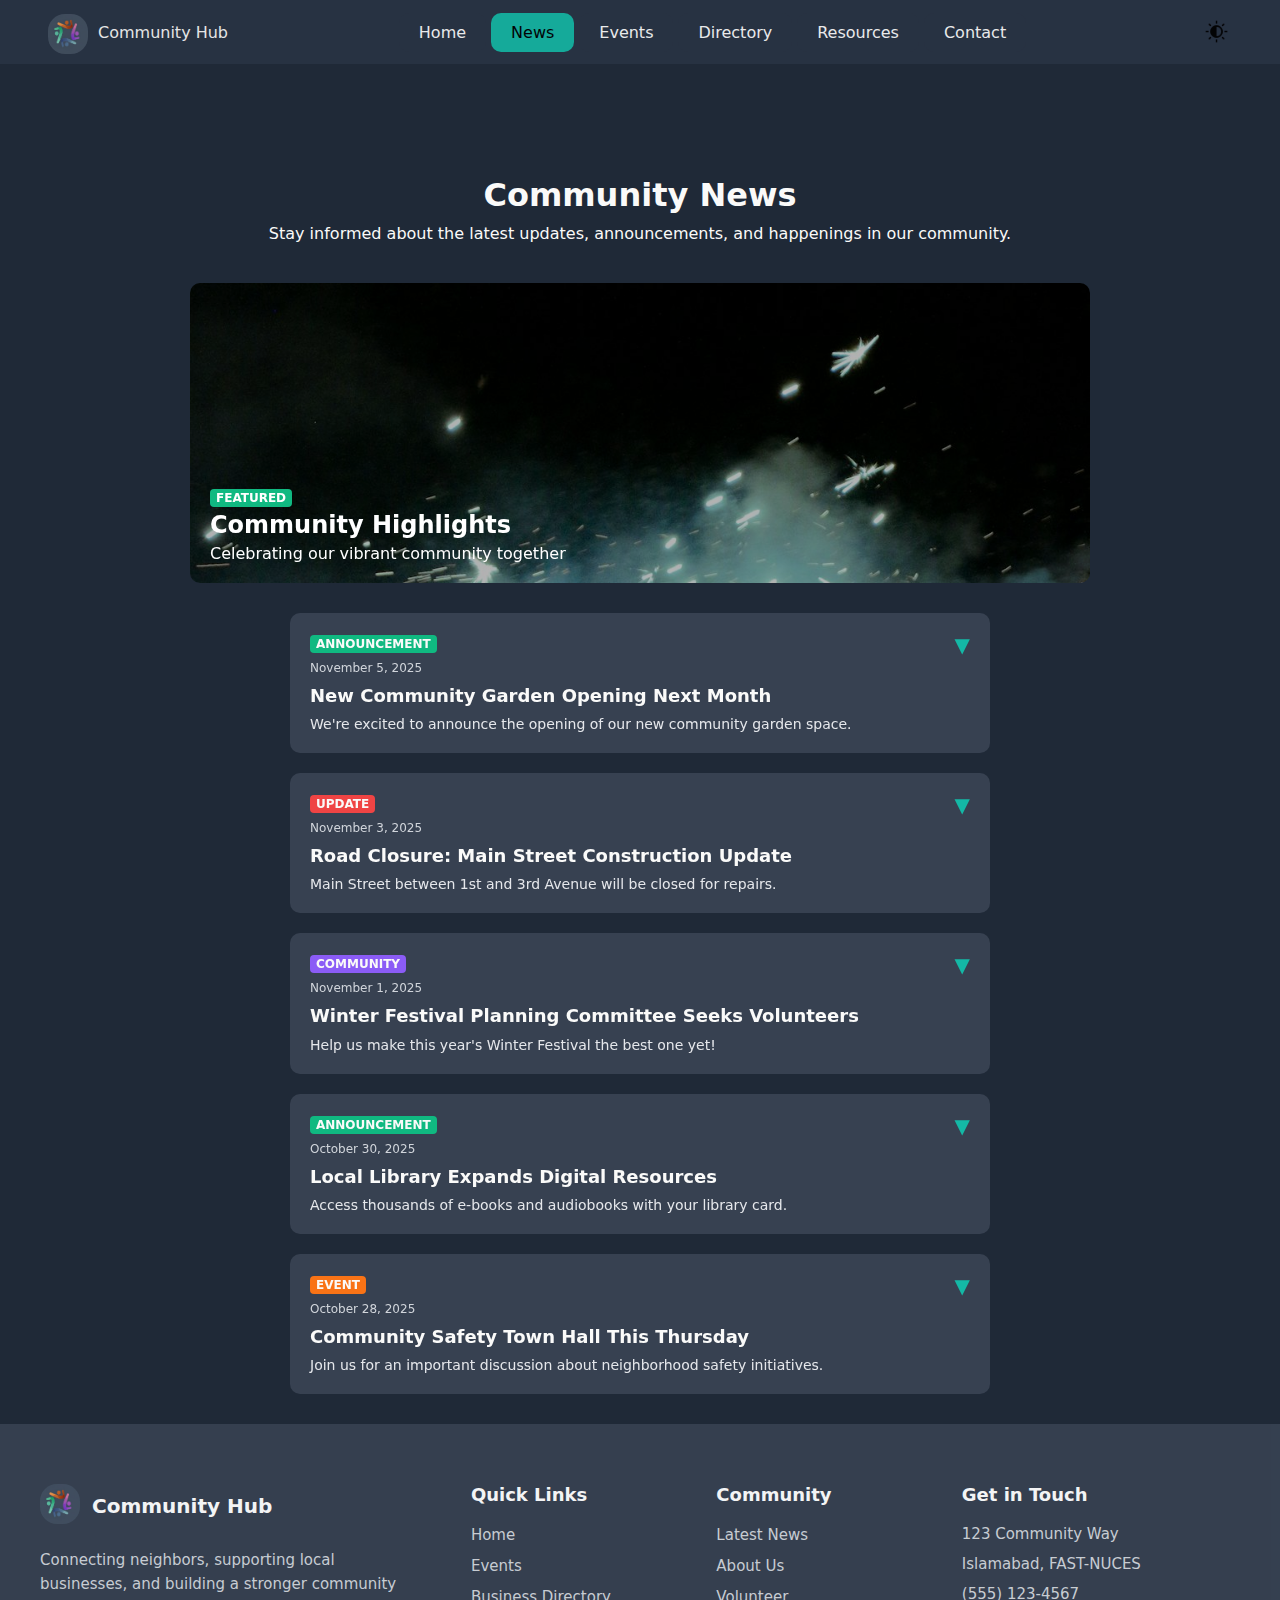
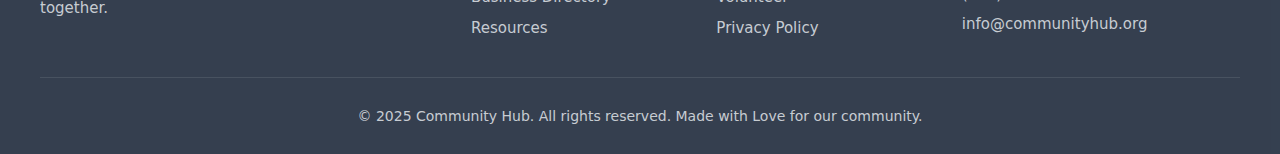
<file: news.html>
<!DOCTYPE html>
<html lang="en">

<head>
    <meta charset="UTF-8">
    <meta name="viewport" content="width=device-width, initial-scale=1.0">
    <link rel="stylesheet" href="theme.css">
    <link rel="stylesheet" href="news.css">
    <link rel="stylesheet" href="home.css">
    <title>Document</title>
</head>

<body>
    <input type="checkbox" id="theme-toggle">
    <header class="my-header">
        <div class="logo-div">
            <img class="logo" src="logo.jpg" alt="">
            <p>Community Hub</p>
        </div>
        <div class="nav-bar">
            <a href="index.html">Home</a>
            <a id="selected-button" href="news.html">News</a>
            <a href="events.html">Events</a>
            <a href="discovery.html">Directory</a>
            <a href="resources.html">Resources</a>
            <a href="contacts.html">Contact</a>
        </div>
        <div class="theme-change">
            <label for="theme-toggle" class="theme-toggle-label">
                <img src="brightness-and-contrast.png" alt="Theme Toggle">
            </label>
        </div>
    </header>

    
    <br><br><br><br>

    <main>
        <div class="page-header">
            <h1>Community News</h1>
            <p>Stay informed about the latest updates, announcements, and happenings in our community.</p>
        </div>

        <div class="featured-image">
            <img src="featured-news.jpeg" alt="Featured News">
            <div class="featured-text">
                <span class="label featured">Featured</span>
                <h2>Community Highlights</h2>
                <p>Celebrating our vibrant community together</p>
            </div>
        </div>

        <section class="news-cards">
            <div class="card">
                <input type="checkbox" id="card-1" class="card-toggle">
                <label for="card-1" class="card-header">
                    <div class="card-header-content">
                        <span class="label announcement">Announcement</span>
                        <span class="date">November 5, 2025</span>
                        <h3>New Community Garden Opening Next Month</h3>
                        <p class="card-preview">We're excited to announce the opening of our new community garden space.</p>
                    </div>
                    <div class="chevron">▼</div>
                </label>
                <div class="card-expanded-content">
                    <p>We're excited to announce the opening of our new community garden space at 456 Park Avenue. This initiative aims to bring neighbors together and provide fresh produce to local families.</p>
                    <p>The garden will feature over 50 raised beds available for rent, composting areas, and educational workshops on sustainable gardening practices. Registration opens December 1st.</p>
                </div>
            </div>

            <div class="card">
                <input type="checkbox" id="card-2" class="card-toggle">
                <label for="card-2" class="card-header">
                    <div class="card-header-content">
                        <span class="label update">Update</span>
                        <span class="date">November 3, 2025</span>
                        <h3>Road Closure: Main Street Construction Update</h3>
                        <p class="card-preview">Main Street between 1st and 3rd Avenue will be closed for repairs.</p>
                    </div>
                    <div class="chevron">▼</div>
                </label>
                <div class="card-expanded-content">
                    <p>The construction work is scheduled to begin Monday, November 10th and will continue for approximately 3 weeks. The closure is necessary to repair aging water infrastructure and repave the road surface.</p>
                    <p>Detour signs will be posted, and local businesses will remain accessible via side streets. We appreciate your patience during this important infrastructure upgrade that will benefit the community for years to come.</p>
                </div>
            </div>

            <div class="card">
                <input type="checkbox" id="card-3" class="card-toggle">
                <label for="card-3" class="card-header">
                    <div class="card-header-content">
                        <span class="label community">Community</span>
                        <span class="date">November 1, 2025</span>
                        <h3>Winter Festival Planning Committee Seeks Volunteers</h3>
                        <p class="card-preview">Help us make this year's Winter Festival the best one yet!</p>
                    </div>
                    <div class="chevron">▼</div>
                </label>
                <div class="card-expanded-content">
                    <p>Our annual Winter Festival is scheduled for December 15th, and we need enthusiastic volunteers to help with planning and execution. Whether you can spare a few hours or want to join a committee, we'd love your help!</p>
                    <p>Volunteer opportunities include event setup, activity coordination, food service, and cleanup. Interested? Contact our volunteer coordinator at volunteers@communityhub.org or call (555) 123-4567.</p>
                </div>
            </div>

            <div class="card">
                <input type="checkbox" id="card-4" class="card-toggle">
                <label for="card-4" class="card-header">
                    <div class="card-header-content">
                        <span class="label announcement">Announcement</span>
                        <span class="date">October 30, 2025</span>
                        <h3>Local Library Expands Digital Resources</h3>
                        <p class="card-preview">Access thousands of e-books and audiobooks with your library card.</p>
                    </div>
                    <div class="chevron">▼</div>
                </label>
                <div class="card-expanded-content">
                    <p>The local library has partnered with multiple digital platforms to offer an expanded collection of over 15,000 e-books, audiobooks, and digital magazines. All content is free with your library card.</p>
                    <p>New users can download the library app or visit the website to get started. The library also offers tech help sessions every Tuesday and Thursday from 2-4 PM for those new to digital lending.</p>
                </div>
            </div>

            <div class="card">
                <input type="checkbox" id="card-5" class="card-toggle">
                <label for="card-5" class="card-header">
                    <div class="card-header-content">
                        <span class="label event">Event</span>
                        <span class="date">October 28, 2025</span>
                        <h3>Community Safety Town Hall This Thursday</h3>
                        <p class="card-preview">Join us for an important discussion about neighborhood safety initiatives.</p>
                    </div>
                    <div class="chevron">▼</div>
                </label>
                <div class="card-expanded-content">
                    <p>Join us this Thursday, November 20th at 7 PM in the Community Center for a town hall focused on neighborhood safety. Local police, fire department representatives, and city officials will be present to discuss recent initiatives and answer your questions.</p>
                    <p>Topics include the new neighborhood watch program, emergency preparedness, traffic safety improvements, and community policing efforts. Light refreshments will be provided.</p>
                </div>
            </div>
        </section>
    </main>

    <footer class="site-footer">
        <div class="footer-content">
            <div class="footer-brand">
                <div class="brand-header">
                    <div class="brand-logo"><img src="logo.jpg" alt=""></div>
                    <span class="brand-name">Community Hub</span>
                </div>
                <p class="brand-tagline">
                    Connecting neighbors, supporting local businesses, and building a stronger community together.
                </p>
            </div>

            <div class="footer-section">
                <h3>Quick Links</h3>
                <ul class="footer-links">
                    <li><a href="index.html">Home</a></li>
                    <li><a href="events.html">Events</a></li>
                    <li><a href="discovery.html">Business Directory</a></li>
                    <li><a href="resources.html">Resources</a></li>
                </ul>
            </div>

            <div class="footer-section">
                <h3>Community</h3>
                <ul class="footer-links">
                    <li><a href="news.html">Latest News</a></li>
                    <li><a href="index.html">About Us</a></li>
                    <li><a href="index.html">Volunteer</a></li>
                    <li><a href="index.html">Privacy Policy</a></li>
                </ul>
            </div>

            <div class="footer-section">
                <h3>Get in Touch</h3>
                <div class="contact-info">
                    <p>123 Community Way</p>
                    <p>Islamabad, FAST-NUCES</p>
                    <p>(555) 123-4567</p>
                    <p>info@communityhub.org</p>
                </div>
            </div>
        </div>

        <div class="footer-bottom">
            <p>© 2025 Community Hub. All rights reserved. Made with Love for our community.</p>
        </div>
    </footer>
</body>

</html>
</file>
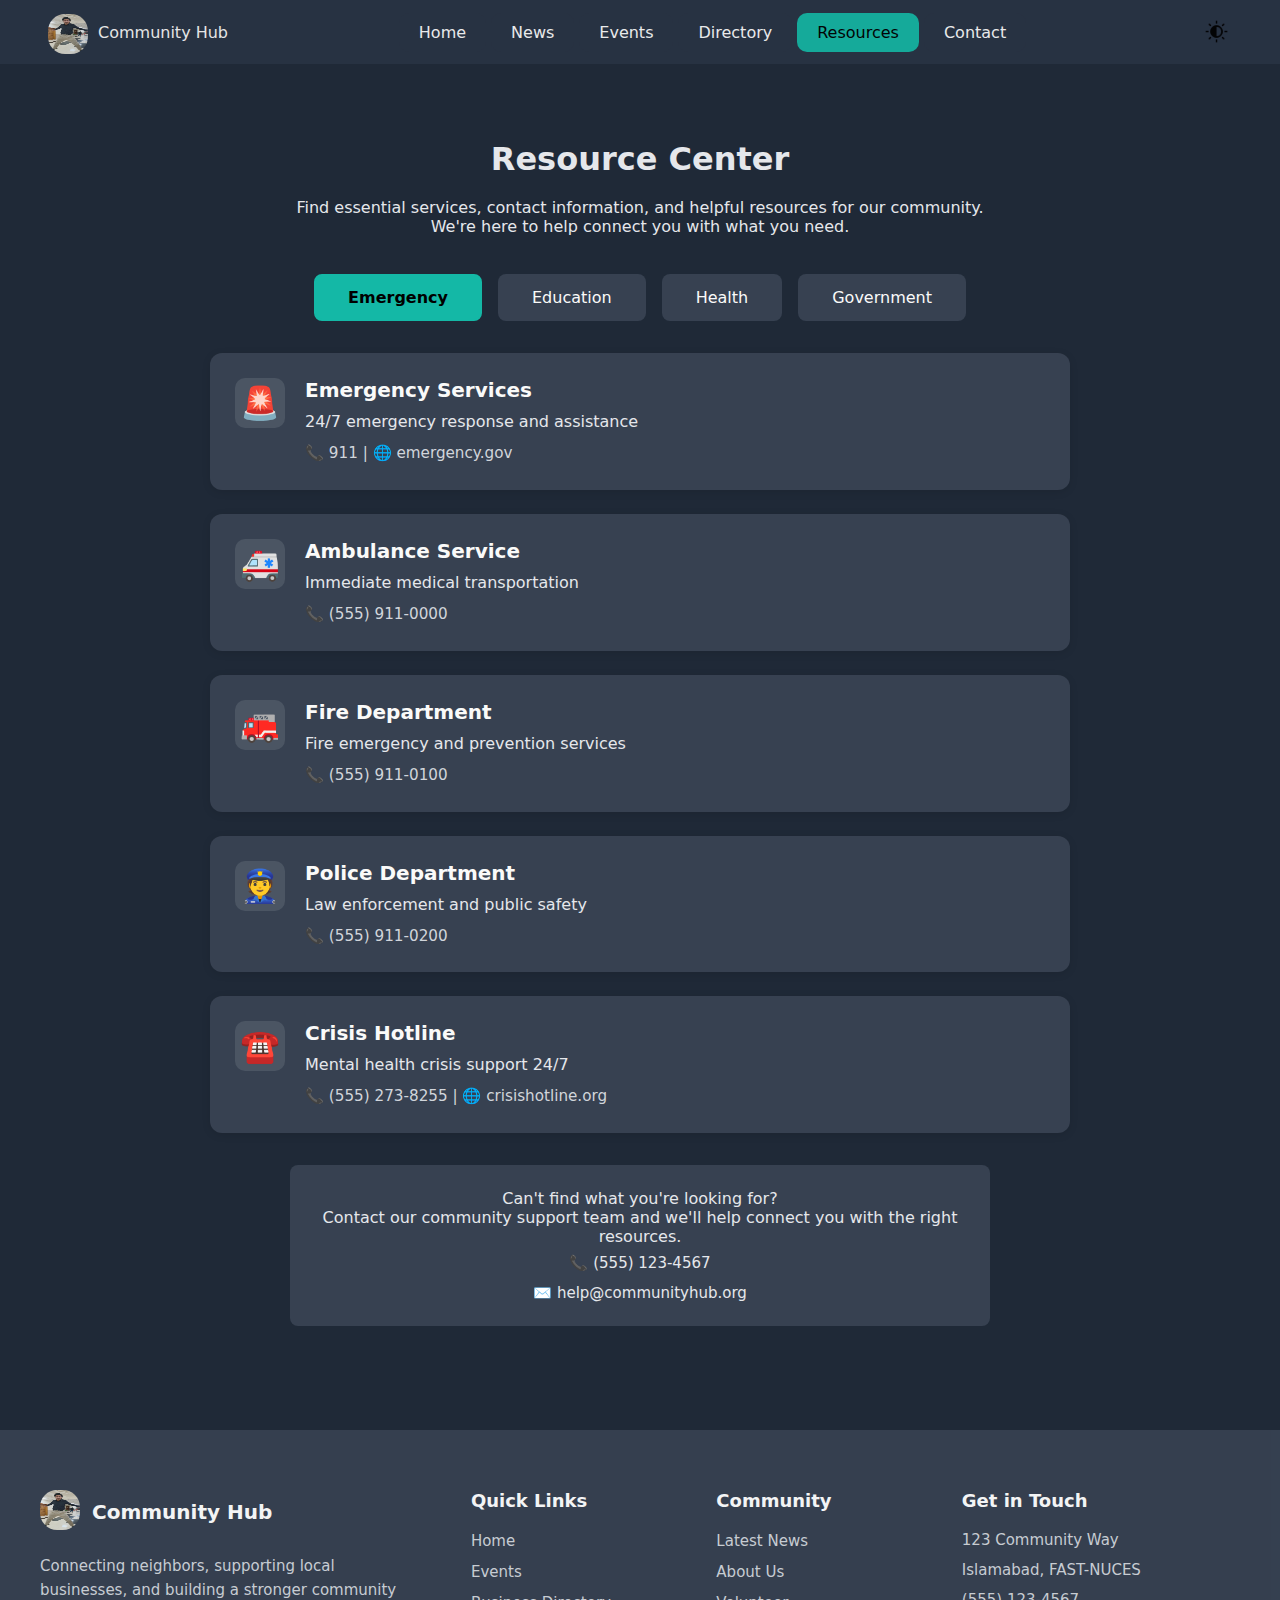
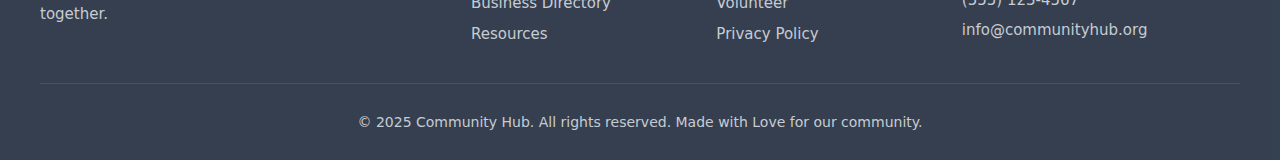
<file: resources.html>
<!DOCTYPE html>
<html lang="en">

<head>
    <meta charset="UTF-8">
    <meta name="viewport" content="width=device-width, initial-scale=1.0">
    <link rel="stylesheet" href="theme.css">
    <link rel="stylesheet" href="resources.css">
    <link rel="stylesheet" href="home.css">
    <title>Document</title>
</head>

<body>
    <input type="checkbox" id="theme-toggle">
    <header class="my-header">
        <div class="logo-div">
            <img class="logo" src="kela.png" alt="">
            <p>Community Hub</p>
        </div>
        <div class="nav-bar">
            <a href="home.html">Home</a>
            <a href="news.html">News</a>
            <a href="events.html">Events</a>
            <a href="discovery.html">Directory</a>
            <a id="selected-button" href="resources.html">Resources</a>
            <a href="contacts.html">Contact</a>
        </div>
        <div class="theme-change">
            <label for="theme-toggle" class="theme-toggle-label">
                <img src="brightness-and-contrast.png" alt="Theme Toggle">
            </label>
        </div>
    </header>


    <main>
        <br><br><br><br>
        <div class="header" style="padding-bottom: 1.2rem;">
            <h1 style="padding-bottom: 1.25rem;">
                <center>Resource Center</center>
            </h1>
            <p>
                <center>Find essential services, contact information, and helpful resources for our community.</center><center>

                    We're
                    here to help
                    connect you with what you need.</center>
            </p>
            <br>
        </div>
        
        <input type="radio" name="tab" id="tab-emergency" class="tab-input" checked>
        <input type="radio" name="tab" id="tab-education" class="tab-input">
        <input type="radio" name="tab" id="tab-health" class="tab-input">
        <input type="radio" name="tab" id="tab-government" class="tab-input">
        
        <nav class="categories">
            <label for="tab-emergency" class="tab-button">Emergency</label>
            <label for="tab-education" class="tab-button">Education</label>
            <label for="tab-health" class="tab-button">Health</label>
            <label for="tab-government" class="tab-button">Government</label>
        </nav>
        
        <!-- Emergency Tab Content -->
        <section class="resources tab-content" id="content-emergency">
            <div class="card">
                <div class="icon">🚨</div>
                <div class="card-content">
                    <h2>Emergency Services</h2>
                    <p>24/7 emergency response and assistance</p>
                    <p>📞 911 | 🌐 <a href="#">emergency.gov</a></p>
                </div>
            </div>
            <div class="card">
                <div class="icon">🚑</div>
                <div class="card-content">
                    <h2>Ambulance Service</h2>
                    <p>Immediate medical transportation</p>
                    <p>📞 (555) 911-0000</p>
                </div>
            </div>
            <div class="card">
                <div class="icon">🚒</div>
                <div class="card-content">
                    <h2>Fire Department</h2>
                    <p>Fire emergency and prevention services</p>
                    <p>📞 (555) 911-0100</p>
                </div>
            </div>
            <div class="card">
                <div class="icon">👮</div>
                <div class="card-content">
                    <h2>Police Department</h2>
                    <p>Law enforcement and public safety</p>
                    <p>📞 (555) 911-0200</p>
                </div>
            </div>
            <div class="card">
                <div class="icon">☎️</div>
                <div class="card-content">
                    <h2>Crisis Hotline</h2>
                    <p>Mental health crisis support 24/7</p>
                    <p>📞 (555) 273-8255 | 🌐 <a href="#">crisishotline.org</a></p>
                </div>
            </div>
        </section>

        <!-- Education Tab Content -->
        <section class="resources tab-content" id="content-education">
            <div class="card">
                <div class="icon">🎓</div>
                <div class="card-content">
                    <h2>Community College</h2>
                    <p>Affordable higher education and vocational training</p>
                    <p>📞 (555) 234-5000 | 🌐 <a href="#">communitycollege.edu</a></p>
                </div>
            </div>
            <div class="card">
                <div class="icon">📚</div>
                <div class="card-content">
                    <h2>Public Library</h2>
                    <p>Free books, internet access, and learning programs</p>
                    <p>📞 (555) 234-5100 | 🌐 <a href="#">publiclibrary.org</a></p>
                </div>
            </div>
            <div class="card">
                <div class="icon">👶</div>
                <div class="card-content">
                    <h2>Early Childhood Education</h2>
                    <p>Preschool and daycare programs</p>
                    <p>📞 (555) 234-5200</p>
                </div>
            </div>
            <div class="card">
                <div class="icon">💻</div>
                <div class="card-content">
                    <h2>Adult Learning Center</h2>
                    <p>GED preparation and skills training</p>
                    <p>📞 (555) 234-5300 | 🌐 <a href="#">adultlearning.org</a></p>
                </div>
            </div>
            <div class="card">
                <div class="icon">🎨</div>
                <div class="card-content">
                    <h2>After School Programs</h2>
                    <p>Educational activities for school-age children</p>
                    <p>📞 (555) 234-5400</p>
                </div>
            </div>
        </section>

        <!-- Health Tab Content -->
        <section class="resources tab-content" id="content-health">
            <div class="card">
                <div class="icon">🏥</div>
                <div class="card-content">
                    <h2>Community Health Clinic</h2>
                    <p>Affordable primary care and preventive services</p>
                    <p>📞 (555) 345-6000 | 🌐 <a href="#">communityhealthclinic.org</a></p>
                </div>
            </div>
            <div class="card">
                <div class="icon">💉</div>
                <div class="card-content">
                    <h2>Free Health Screenings</h2>
                    <p>Monthly blood pressure, diabetes, and wellness checks</p>
                    <p>📞 (555) 345-6100</p>
                </div>
            </div>
            <div class="card">
                <div class="icon">🧠</div>
                <div class="card-content">
                    <h2>Mental Health Services</h2>
                    <p>Counseling and therapy with sliding scale fees</p>
                    <p>📞 (555) 345-6200 | 🌐 <a href="#">mentalhealthservices.org</a></p>
                </div>
            </div>
            <div class="card">
                <div class="icon">🦷</div>
                <div class="card-content">
                    <h2>Dental Care Program</h2>
                    <p>Low-cost dental services for families</p>
                    <p>📞 (555) 345-6300</p>
                </div>
            </div>
            <div class="card">
                <div class="icon">💊</div>
                <div class="card-content">
                    <h2>Prescription Assistance</h2>
                    <p>Help with medication costs and generic alternatives</p>
                    <p>📞 (555) 345-6400 | 🌐 <a href="#">rxhelp.org</a></p>
                </div>
            </div>
        </section>

        <!-- Government Tab Content -->
        <section class="resources tab-content" id="content-government">
            <div class="card">
                <div class="icon">🏛️</div>
                <div class="card-content">
                    <h2>City Hall</h2>
                    <p>Municipal services and permits</p>
                    <p>📞 (555) 456-7000 | 🌐 <a href="#">cityhall.gov</a></p>
                </div>
            </div>
            <div class="card">
                <div class="icon">📋</div>
                <div class="card-content">
                    <h2>Social Services</h2>
                    <p>Food assistance, housing support, and welfare programs</p>
                    <p>📞 (555) 456-7100</p>
                </div>
            </div>
            <div class="card">
                <div class="icon">🚗</div>
                <div class="card-content">
                    <h2>DMV Office</h2>
                    <p>Driver's licenses and vehicle registration</p>
                    <p>📞 (555) 456-7200 | 🌐 <a href="#">dmv.gov</a></p>
                </div>
            </div>
            <div class="card">
                <div class="icon">💰</div>
                <div class="card-content">
                    <h2>Tax Assistance</h2>
                    <p>Free tax preparation for low-income residents</p>
                    <p>📞 (555) 456-7300</p>
                </div>
            </div>
            <div class="card">
                <div class="icon">📄</div>
                <div class="card-content">
                    <h2>Legal Aid Services</h2>
                    <p>Free legal consultation and representation</p>
                    <p>📞 (555) 456-7400 | 🌐 <a href="#">legalaid.org</a></p>
                </div>
            </div>
        </section>

        <section class="contact">
            <p>Can't find what you're looking for?</p>
            <p>Contact our community support team and we'll help connect you with the right resources.</p>
            <div class="contact-info">
                <span>📞 (555) 123-4567</span>
                <span>✉️ help@communityhub.org</span>
            </div>
        </section>
    </main>
    <br><br><br><br>
    <footer class="site-footer">
        <div class="footer-content">
            <div class="footer-brand">
                <div class="brand-header">
                    <div class="brand-logo"><img src="kela.png" alt=""></div>
                    <span class="brand-name">Community Hub</span>
                </div>
                <p class="brand-tagline">
                    Connecting neighbors, supporting local businesses, and building a stronger community together.
                </p>
            </div>

            <div class="footer-section">
                <h3>Quick Links</h3>
                <ul class="footer-links">
                    <li><a href="home.html">Home</a></li>
                    <li><a href="events.html">Events</a></li>
                    <li><a href="discovery.html">Business Directory</a></li>
                    <li><a href="resources.html">Resources</a></li>
                </ul>
            </div>

            <div class="footer-section">
                <h3>Community</h3>
                <ul class="footer-links">
                    <li><a href="news.html">Latest News</a></li>
                    <li><a href="home.html">About Us</a></li>
                    <li><a href="home.html">Volunteer</a></li>
                    <li><a href="home.html">Privacy Policy</a></li>
                </ul>
            </div>

            <div class="footer-section">
                <h3>Get in Touch</h3>
                <div class="contact-info">
                    <p>123 Community Way</p>
                    <p>Islamabad, FAST-NUCES</p>
                    <p>(555) 123-4567</p>
                    <p>info@communityhub.org</p>
                </div>
            </div>
        </div>

        <div class="footer-bottom">
            <p>© 2025 Community Hub. All rights reserved. Made with Love for our community.</p>
        </div>
    </footer>
</body>

</html>
</file>
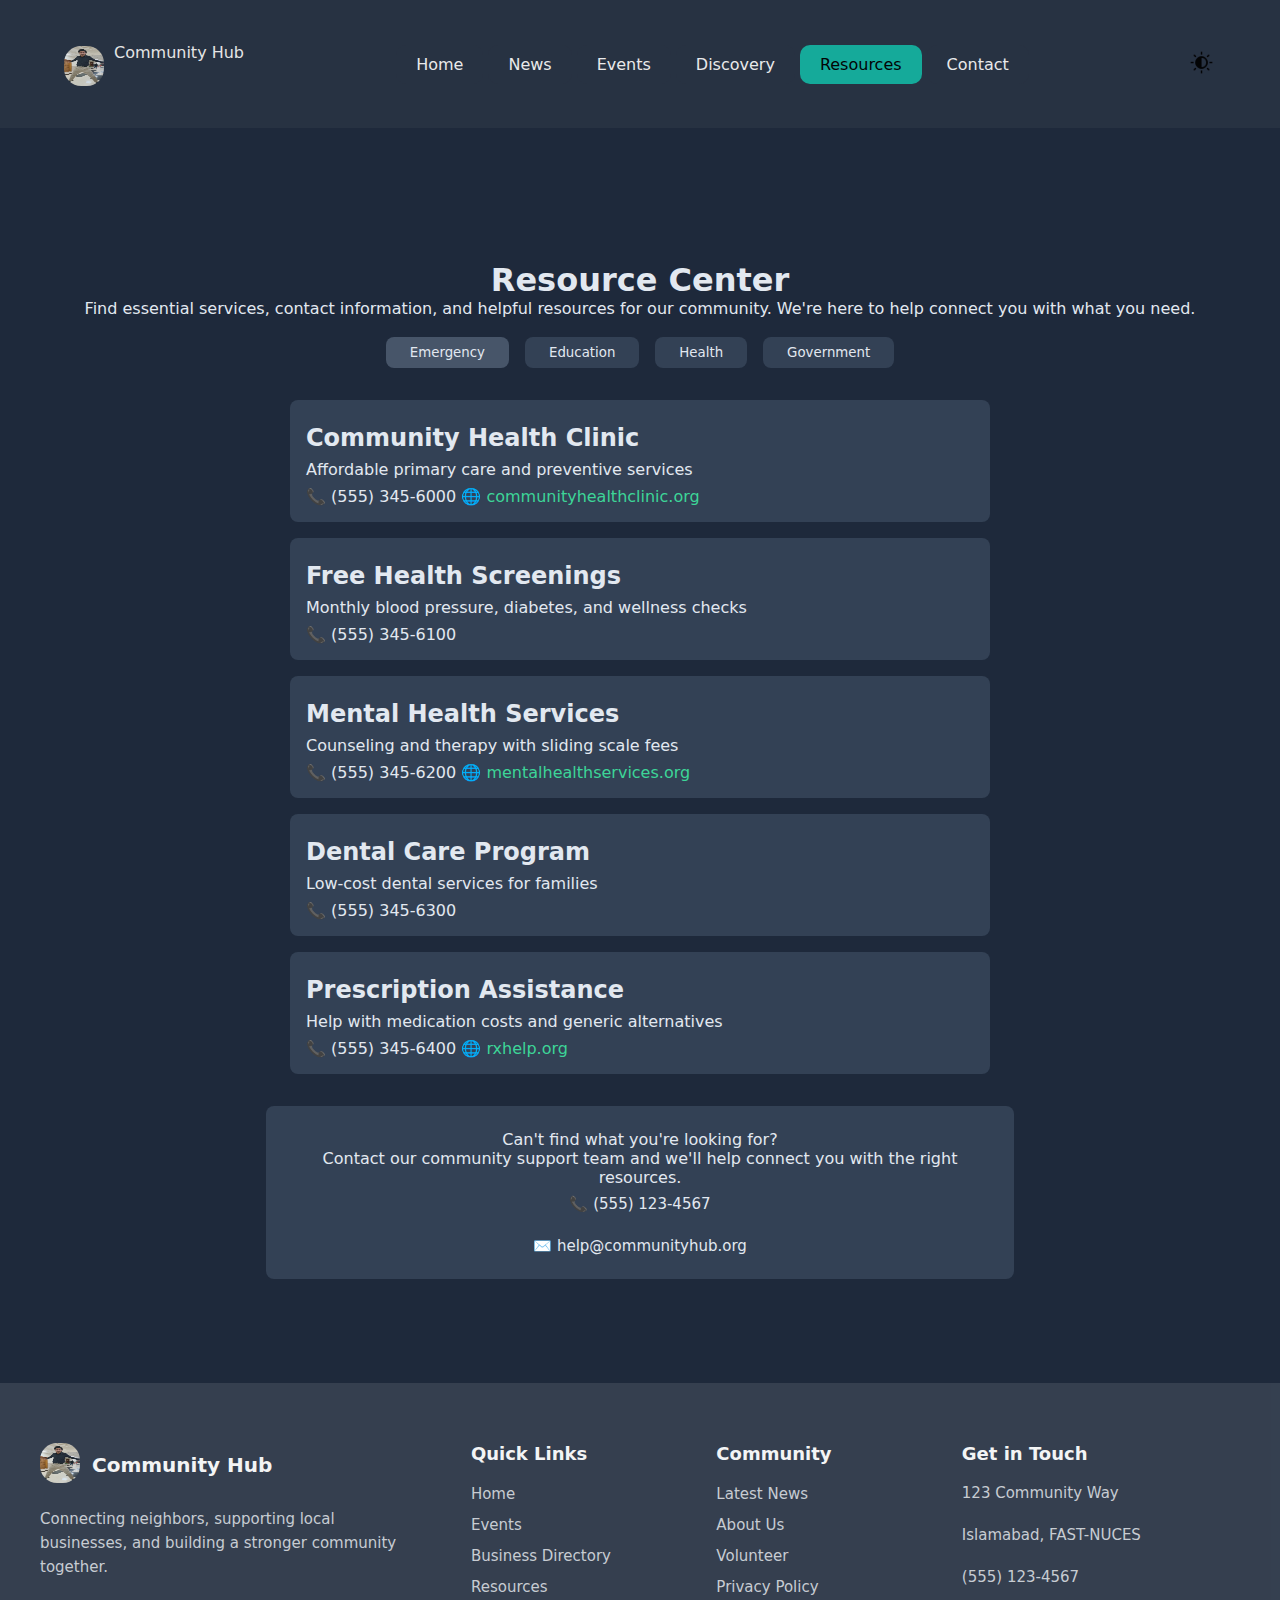
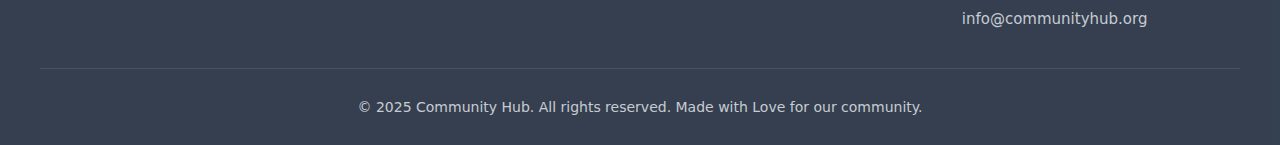
<file: resources_final.html>
<!DOCTYPE html>
<html lang="en">

<head>
    <meta charset="UTF-8">
    <meta name="viewport" content="width=device-width, initial-scale=1.0">
    <link rel="stylesheet" href="resouurces_final.css">
    <title>Document</title>
</head>

<body>
    <header class="my-header">
        <div class="logo-div">
            <img class="logo" src="kela.png" alt="">
            <p>Community Hub</p>
        </div>
        <div class="nav-bar">
            <a href="home.html">Home</a>
            <a href="news_final.html">News</a>
            <a href="events.html">Events</a>
            <a href="discovery.html">Discovery</a>
            <a id="selected-button" href="resources_final.html">Resources</a>
            <a href="contacts.html">Contact</a>
        </div>
        <div class="theme-change">
            <button>
                <img src="brightness-and-contrast.png" alt="">
            </button>
        </div>
    </header>


    <main>
        <br><br><br><br><br><br><br>
        <div class="header">
            <h1>
                <center>Resource Center</center>
            </h1>
            <p>
                <center>Find essential services, contact information, and helpful resources for our community. We're
                    here to help
                    connect you with what you need.</center>
            </p>
            <br>
            <nav class="categories">
                <button class="active">Emergency</button>
                <button>Education</button>
                <button>Health</button>
                <button>Government</button>
            </nav>
        </div>
        <section class="resources">
            <div class="card">
                <div class="icon"><i class="fa-regular fa-heart"></i></div>
                <h2>Community Health Clinic</h2>
                <p>Affordable primary care and preventive services</p>
                <p>📞 (555) 345-6000 🌐 <a href="#">communityhealthclinic.org</a></p>
            </div>
            <div class="card">
                <div class="icon"><i class="fa-regular fa-heart"></i></div>
                <h2>Free Health Screenings</h2>
                <p>Monthly blood pressure, diabetes, and wellness checks</p>
                <p>📞 (555) 345-6100</p>
            </div>
            <div class="card">
                <div class="icon"><i class="fa-regular fa-heart"></i></div>
                <h2>Mental Health Services</h2>
                <p>Counseling and therapy with sliding scale fees</p>
                <p>📞 (555) 345-6200 🌐 <a href="#">mentalhealthservices.org</a></p>
            </div>
            <div class="card">
                <div class="icon"><i class="fa-regular fa-heart"></i></div>
                <h2>Dental Care Program</h2>
                <p>Low-cost dental services for families</p>
                <p>📞 (555) 345-6300</p>
            </div>
            <div class="card">
                <div class="icon"><i class="fa-regular fa-square-check"></i></div>
                <h2>Prescription Assistance</h2>
                <p>Help with medication costs and generic alternatives</p>
                <p>📞 (555) 345-6400 🌐 <a href="#">rxhelp.org</a></p>
            </div>
        </section>

        <section class="contact">
            <p>Can't find what you're looking for?</p>
            <p>Contact our community support team and we'll help connect you with the right resources.</p>
            <div class="contact-info">
                <span>📞 (555) 123-4567</span>
                <span>✉️ help@communityhub.org</span>
            </div>
        </section>
    </main>
    <br><br><br><br>
    <footer class="site-footer">
        <div class="footer-content">
            <div class="footer-brand">
                <div class="brand-header">
                    <div class="brand-logo"><img src="kela.png" alt=""></div>
                    <span class="brand-name">Community Hub</span>
                </div>
                <p class="brand-tagline">
                    Connecting neighbors, supporting local businesses, and building a stronger community together.
                </p>
            </div>

            <div class="footer-section">
                <h3>Quick Links</h3>
                <ul class="footer-links">
                    <li><a href="home.html">Home</a></li>
                    <li><a href="events.html">Events</a></li>
                    <li><a href="discovery.html">Business Directory</a></li>
                    <li><a href="resources.html">Resources</a></li>
                </ul>
            </div>

            <div class="footer-section">
                <h3>Community</h3>
                <ul class="footer-links">
                    <li><a href="news.html">Latest News</a></li>
                    <li><a href="home.html">About Us</a></li>
                    <li><a href="home.html">Volunteer</a></li>
                    <li><a href="home.html">Privacy Policy</a></li>
                </ul>
            </div>

            <div class="footer-section">
                <h3>Get in Touch</h3>
                <div class="contact-info">
                    <p>123 Community Way</p>
                    <p>Islamabad, FAST-NUCES</p>
                    <p>(555) 123-4567</p>
                    <p>info@communityhub.org</p>
                </div>
            </div>
        </div>

        <div class="footer-bottom">
            <p>© 2025 Community Hub. All rights reserved. Made with Love for our community.</p>
        </div>
    </footer>
</body>

</html>
</file>
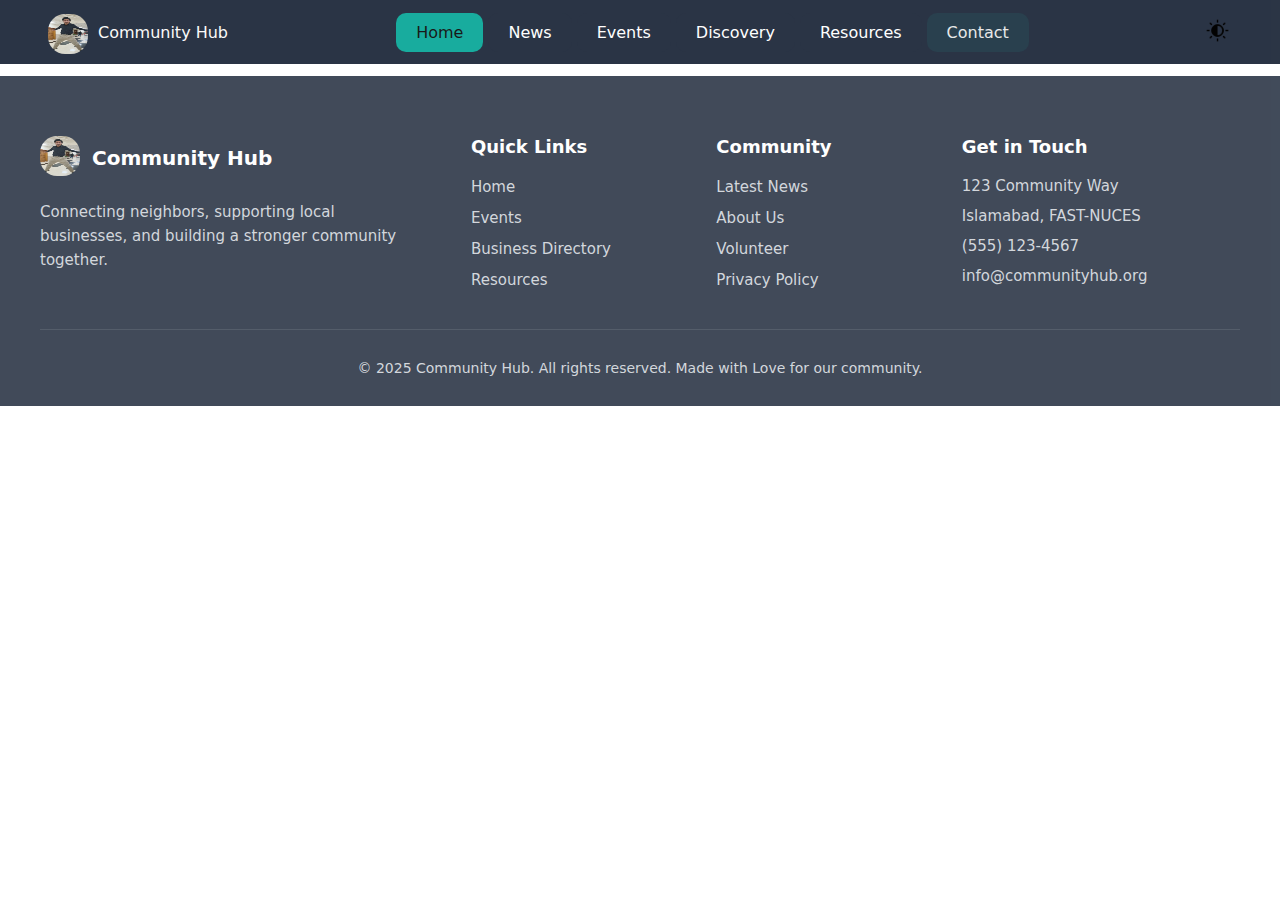
<file: project/contact.html>
<!DOCTYPE html>
<html lang="en">
<head>
    <meta charset="UTF-8">
    <meta name="viewport" content="width=device-width, initial-scale=1.0">
    <link rel="stylesheet" href="contact.css">
    <title>Document</title>
</head>
<body>
    <header class="my-header">
        <div class="logo-div">
            <img class="logo" src="kela.png" alt="">
            <p>Community Hub</p>
        </div>
        <div class="nav-bar">
            <a href="home.html">Home</a>
            <a href="news.html">News</a>
            <a href="events.html">Events</a>
            <a href="discovery.html">Discovery</a>
            <a href="/resources.html">Resources</a>
            <a id="selected-button" href="contact.html">Contact</a>
        </div>
        <div class="theme-change">
            <button>
                <img src="brightness-and-contrast.png" alt="">
            </button>
        </div>
    </header>

    <header class="my-header">
        <div class="logo-div">
            <img class="logo" src="kela.png" alt="">
            <p>Community Hub</p>
        </div>
        <div class="nav-bar">
            <a id="selected-button" href="home.html">Home</a>
            <a href="/news.html">News</a>
            <a href="events.html">Events</a>
            <a href="discovery.html">Discovery</a>
            <a href="resources.html">Resources</a>
            <a href="contact.html">Contact</a>
        </div>
        <div class="theme-change">
            <button>
                <img src="brightness-and-contrast.png" alt="">
            </button>
        </div>
    </header>
    <br><br><br><br>
    <footer class="site-footer">
        <div class="footer-content">
            <div class="footer-brand">
                <div class="brand-header">
                    <div class="brand-logo"><img src="kela.png" alt=""></div>
                    <span class="brand-name">Community Hub</span>
                </div>
                <p class="brand-tagline">
                    Connecting neighbors, supporting local businesses, and building a stronger community together.
                </p>
            </div>

            <div class="footer-section">
                <h3>Quick Links</h3>
                <ul class="footer-links">
                    <li><a href="home.html">Home</a></li>
                    <li><a href="events.html">Events</a></li>
                    <li><a href="discovery.html">Business Directory</a></li>
                    <li><a href="resources.html">Resources</a></li>
                </ul>
            </div>

            <div class="footer-section">
                <h3>Community</h3>
                <ul class="footer-links">
                    <li><a href="news.html">Latest News</a></li>
                    <li><a href="home.html">About Us</a></li>
                    <li><a href="home.html">Volunteer</a></li>
                    <li><a href="home.html">Privacy Policy</a></li>
                </ul>
            </div>

            <div class="footer-section">
                <h3>Get in Touch</h3>
                <div class="contact-info">
                    <p>123 Community Way</p>
                    <p>Islamabad, FAST-NUCES</p>
                    <p>(555) 123-4567</p>
                    <p>info@communityhub.org</p>
                </div>
            </div>
        </div>

        <div class="footer-bottom">
            <p>© 2025 Community Hub. All rights reserved. Made with Love for our community.</p>
        </div>
    </footer>
</body>
</html>
</file>
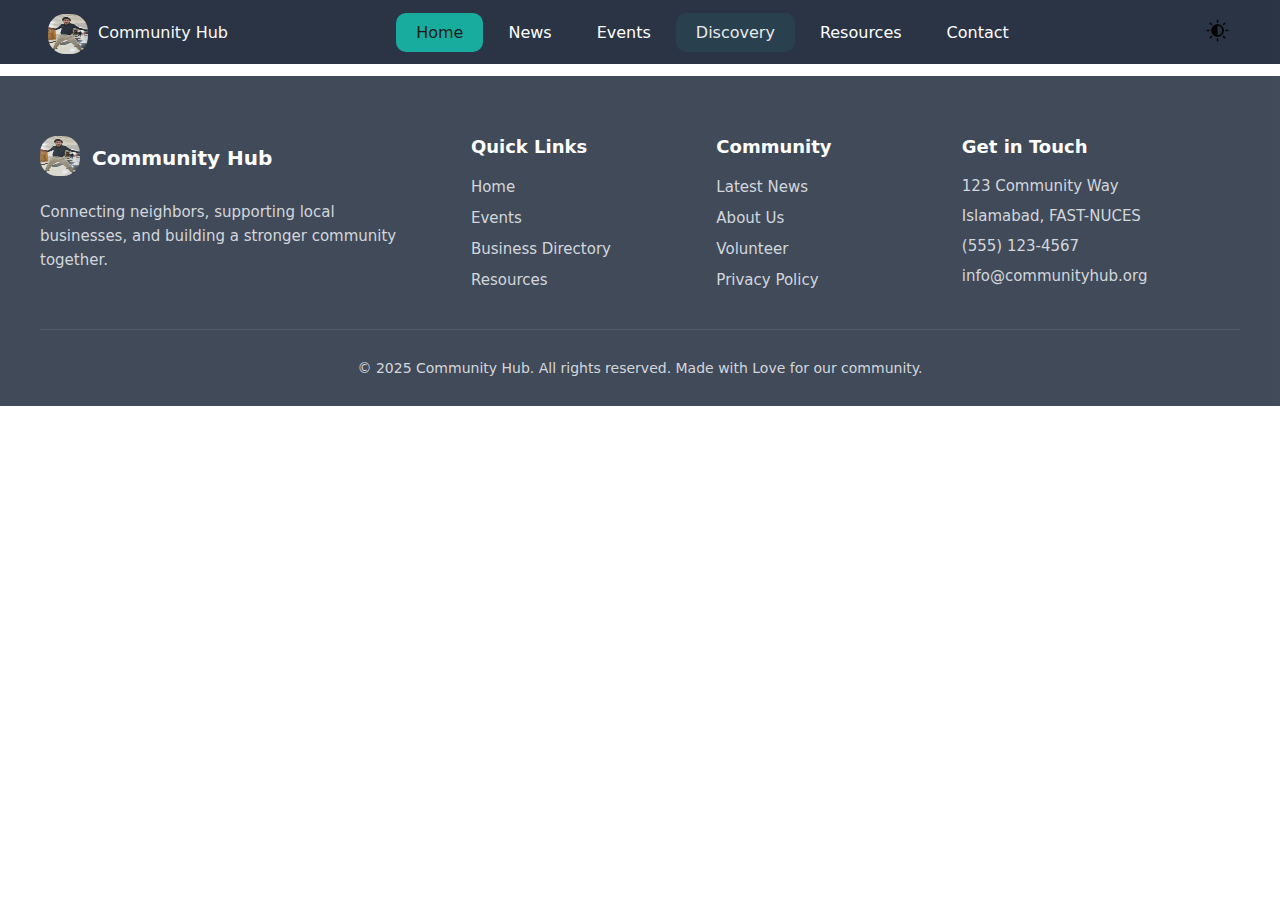
<file: project/discovery.html>
<!DOCTYPE html>
<html lang="en">
<head>
    <meta charset="UTF-8">
    <meta name="viewport" content="width=device-width, initial-scale=1.0">
    <link rel="stylesheet" href="discovery.css">
    <title>Document</title>
</head>
<body>
    <header class="my-header">
        <div class="logo-div">
            <img class="logo" src="kela.png" alt="">
            <p>Community Hub</p>
        </div>
        <div class="nav-bar">
            <a href="home.html">Home</a>
            <a href="news.html">News</a>
            <a href="events.html">Events</a>
            <a id="selected-button" href="discovery.html">Discovery</a>
            <a href="/resources.html">Resources</a>
            <a href="contact.html">Contact</a>
        </div>
        <div class="theme-change">
            <button>
                <img src="brightness-and-contrast.png" alt="">
            </button>
        </div>
    </header>

    <header class="my-header">
        <div class="logo-div">
            <img class="logo" src="kela.png" alt="">
            <p>Community Hub</p>
        </div>
        <div class="nav-bar">
            <a id="selected-button" href="home.html">Home</a>
            <a href="/news.html">News</a>
            <a href="events.html">Events</a>
            <a href="discovery.html">Discovery</a>
            <a href="resources.html">Resources</a>
            <a href="contact.html">Contact</a>
        </div>
        <div class="theme-change">
            <button>
                <img src="brightness-and-contrast.png" alt="">
            </button>
        </div>
    </header>
    <br><br><br><br>
    <footer class="site-footer">
        <div class="footer-content">
            <div class="footer-brand">
                <div class="brand-header">
                    <div class="brand-logo"><img src="kela.png" alt=""></div>
                    <span class="brand-name">Community Hub</span>
                </div>
                <p class="brand-tagline">
                    Connecting neighbors, supporting local businesses, and building a stronger community together.
                </p>
            </div>

            <div class="footer-section">
                <h3>Quick Links</h3>
                <ul class="footer-links">
                    <li><a href="home.html">Home</a></li>
                    <li><a href="events.html">Events</a></li>
                    <li><a href="discovery.html">Business Directory</a></li>
                    <li><a href="resources.html">Resources</a></li>
                </ul>
            </div>

            <div class="footer-section">
                <h3>Community</h3>
                <ul class="footer-links">
                    <li><a href="news.html">Latest News</a></li>
                    <li><a href="home.html">About Us</a></li>
                    <li><a href="home.html">Volunteer</a></li>
                    <li><a href="home.html">Privacy Policy</a></li>
                </ul>
            </div>

            <div class="footer-section">
                <h3>Get in Touch</h3>
                <div class="contact-info">
                    <p>123 Community Way</p>
                    <p>Islamabad, FAST-NUCES</p>
                    <p>(555) 123-4567</p>
                    <p>info@communityhub.org</p>
                </div>
            </div>
        </div>

        <div class="footer-bottom">
            <p>© 2025 Community Hub. All rights reserved. Made with Love for our community.</p>
        </div>
    </footer>
</body>
</html>
</file>
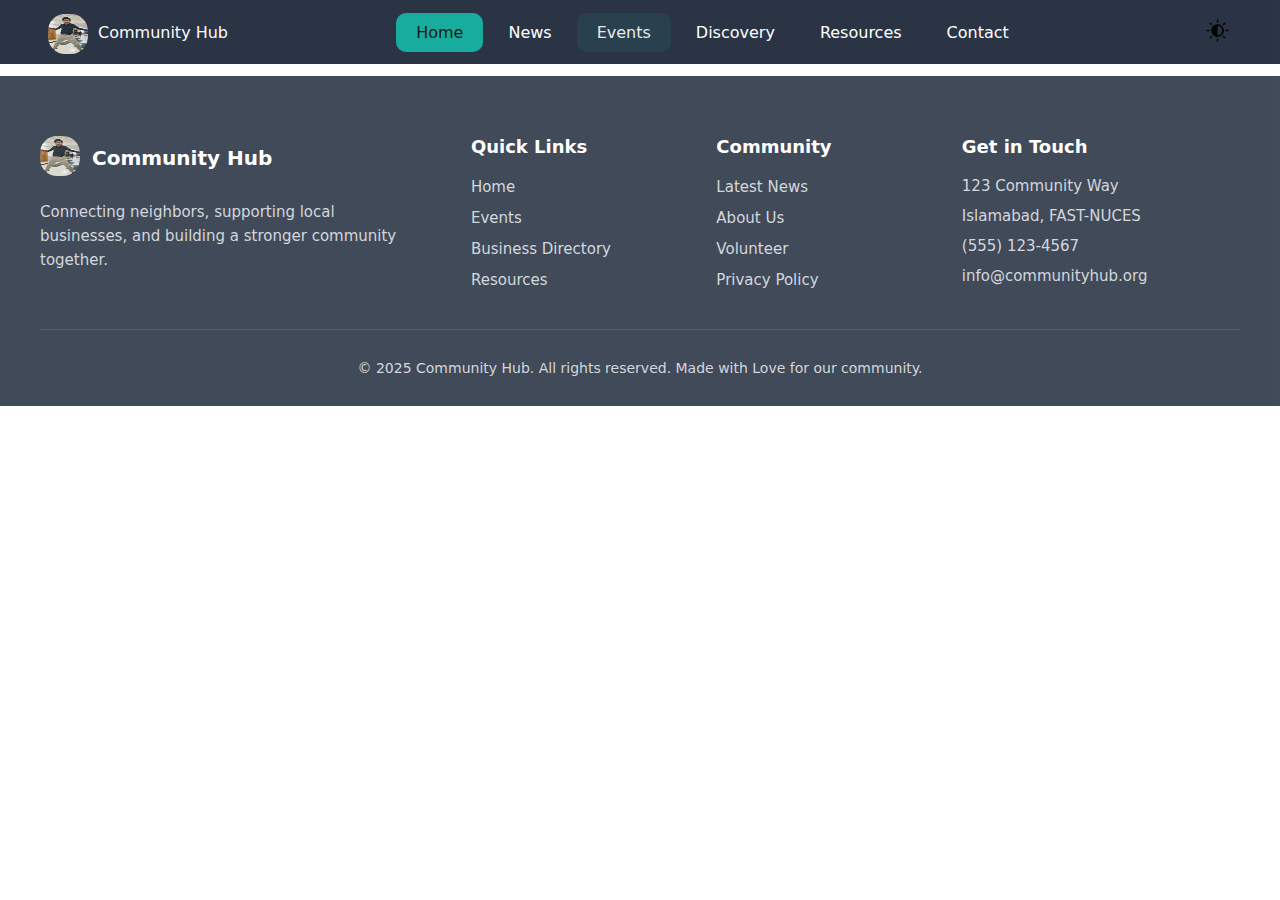
<file: project/events.html>
<!DOCTYPE html>
<html lang="en">
<head>
    <meta charset="UTF-8">
    <meta name="viewport" content="width=device-width, initial-scale=1.0">
    <link rel="stylesheet" href="events.css">
    <title>Document</title>
</head>
<body>
    <header class="my-header">
        <div class="logo-div">
            <img class="logo" src="kela.png" alt="">
            <p>Community Hub</p>
        </div>
        <div class="nav-bar">
            <a href="home.html">Home</a>
            <a href="news.html">News</a>
            <a id="selected-button" href="events.html">Events</a>
            <a href="discovery.html">Discovery</a>
            <a href="/resources.html">Resources</a>
            <a href="contact.html">Contact</a>
        </div>
        <div class="theme-change">
            <button>
                <img src="brightness-and-contrast.png" alt="">
            </button>
        </div>
    </header>

   <header class="my-header">
        <div class="logo-div">
            <img class="logo" src="kela.png" alt="">
            <p>Community Hub</p>
        </div>
        <div class="nav-bar">
            <a id="selected-button" href="home.html">Home</a>
            <a href="/news.html">News</a>
            <a href="events.html">Events</a>
            <a href="discovery.html">Discovery</a>
            <a href="resources.html">Resources</a>
            <a href="contact.html">Contact</a>
        </div>
        <div class="theme-change">
            <button>
                <img src="brightness-and-contrast.png" alt="">
            </button>
        </div>
    </header>
    <br><br><br><br>
    <footer class="site-footer">
        <div class="footer-content">
            <div class="footer-brand">
                <div class="brand-header">
                    <div class="brand-logo"><img src="kela.png" alt=""></div>
                    <span class="brand-name">Community Hub</span>
                </div>
                <p class="brand-tagline">
                    Connecting neighbors, supporting local businesses, and building a stronger community together.
                </p>
            </div>

            <div class="footer-section">
                <h3>Quick Links</h3>
                <ul class="footer-links">
                    <li><a href="home.html">Home</a></li>
                    <li><a href="events.html">Events</a></li>
                    <li><a href="discovery.html">Business Directory</a></li>
                    <li><a href="resources.html">Resources</a></li>
                </ul>
            </div>

            <div class="footer-section">
                <h3>Community</h3>
                <ul class="footer-links">
                    <li><a href="news.html">Latest News</a></li>
                    <li><a href="home.html">About Us</a></li>
                    <li><a href="home.html">Volunteer</a></li>
                    <li><a href="home.html">Privacy Policy</a></li>
                </ul>
            </div>

            <div class="footer-section">
                <h3>Get in Touch</h3>
                <div class="contact-info">
                    <p>123 Community Way</p>
                    <p>Islamabad, FAST-NUCES</p>
                    <p>(555) 123-4567</p>
                    <p>info@communityhub.org</p>
                </div>
            </div>
        </div>

        <div class="footer-bottom">
            <p>© 2025 Community Hub. All rights reserved. Made with Love for our community.</p>
        </div>
    </footer>
</body>
</html>
</file>
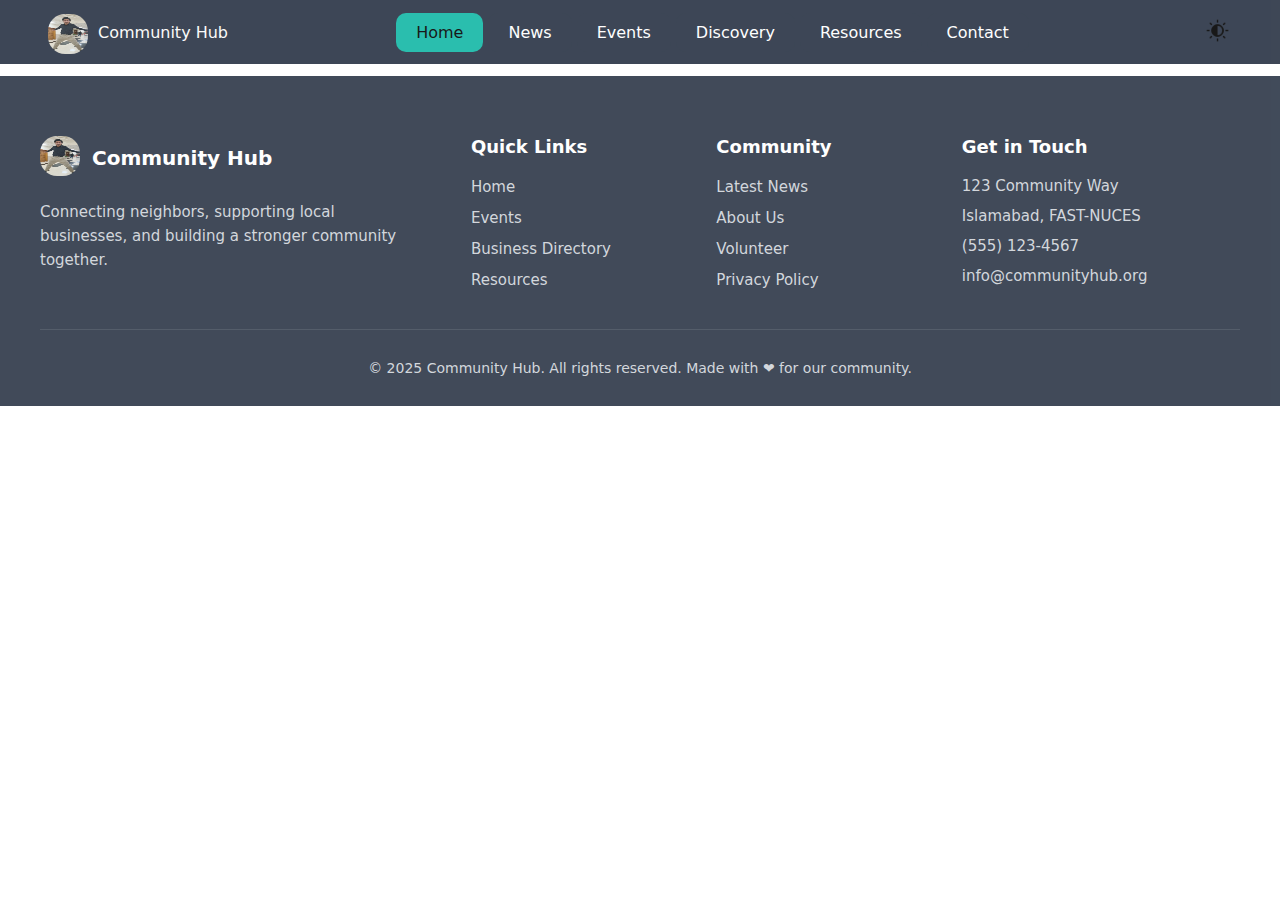
<file: project/home.html>
<!DOCTYPE html>
<html lang="en">

<head>
    <meta charset="UTF-8">
    <meta name="viewport" content="width=device-width, initial-scale=1.0">
    <link rel="stylesheet" href="home.css">
    <title>Document</title>
</head>

<body>
    <header class="my-header">
        <div class="logo-div">
            <img class="logo" src="kela.png" alt="">
            <p>Community Hub</p>
        </div>
        <div class="nav-bar">
            <a id="selected-button" href="home.html">Home</a>
            <a href="/news.html">News</a>
            <a href="events.html">Events</a>
            <a href="discovery.html">Discovery</a>
            <a href="resources.html">Resources</a>
            <a href="contact.html">Contact</a>
        </div>
        <div class="theme-change">
            <button>
                <img src="brightness-and-contrast.png" alt="">
            </button>
        </div>
    </header>
    <br><br><br><br>
    <footer class="site-footer">
        <div class="footer-content">
            <div class="footer-brand">
                <div class="brand-header">
                    <div class="brand-logo"><img src="kela.png" alt=""></div>
                    <span class="brand-name">Community Hub</span>
                </div>
                <p class="brand-tagline">
                    Connecting neighbors, supporting local businesses, and building a stronger community together.
                </p>
            </div>

            <div class="footer-section">
                <h3>Quick Links</h3>
                <ul class="footer-links">
                    <li><a href="home.html">Home</a></li>
                    <li><a href="events.html">Events</a></li>
                    <li><a href="discovery.html">Business Directory</a></li>
                    <li><a href="resources.html">Resources</a></li>
                </ul>
            </div>

            <div class="footer-section">
                <h3>Community</h3>
                <ul class="footer-links">
                    <li><a href="news.html">Latest News</a></li>
                    <li><a href="home.html">About Us</a></li>
                    <li><a href="home.html">Volunteer</a></li>
                    <li><a href="home.html">Privacy Policy</a></li>
                </ul>
            </div>

            <div class="footer-section">
                <h3>Get in Touch</h3>
                <div class="contact-info">
                    <p>123 Community Way</p>
                    <p>Islamabad, FAST-NUCES</p>
                    <p>(555) 123-4567</p>
                    <p>info@communityhub.org</p>
                </div>
            </div>
        </div>

        <div class="footer-bottom">
            <p>© 2025 Community Hub. All rights reserved. Made with ❤ for our community.</p>
        </div>
    </footer>
</body>

</html>
</file>
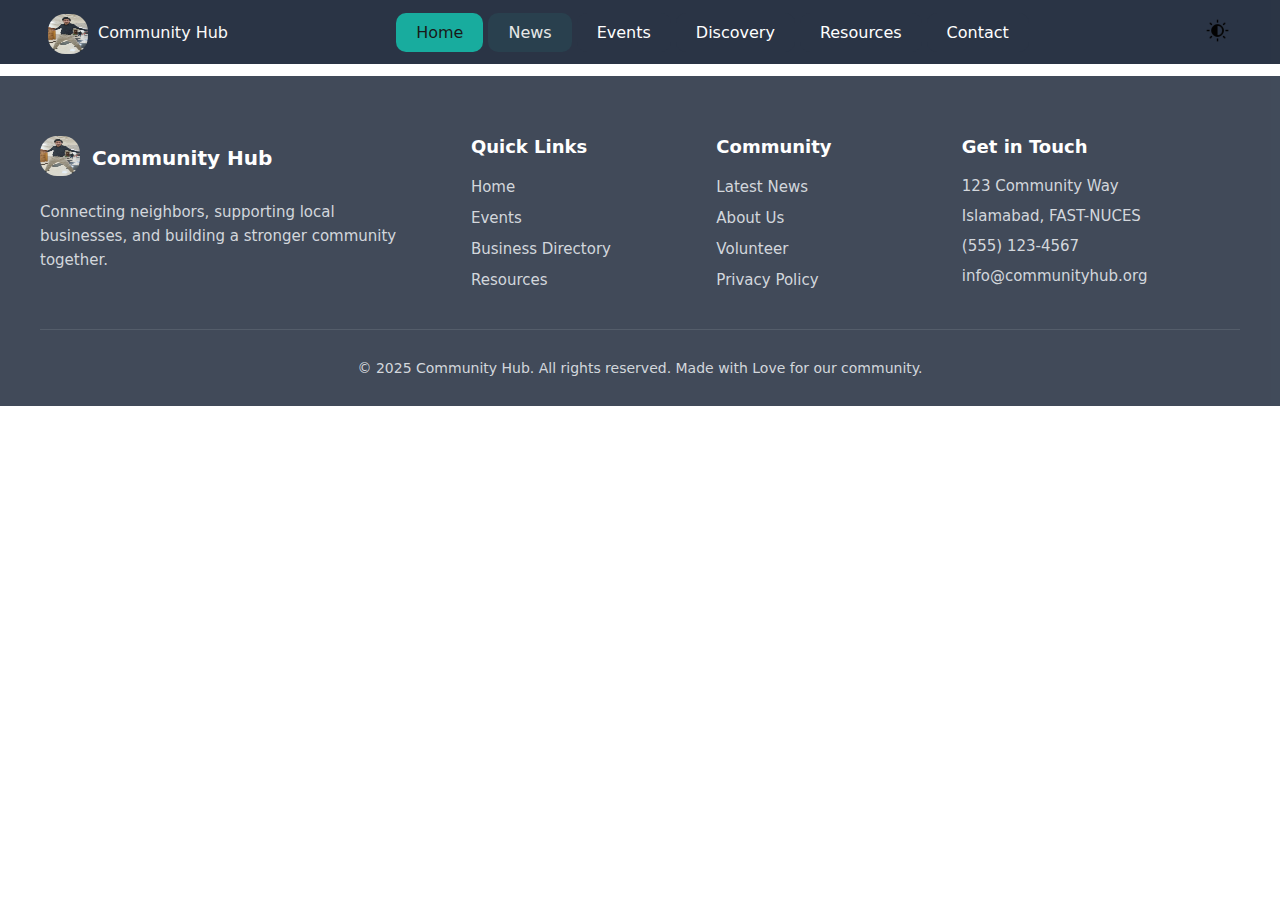
<file: project/news.html>
<!DOCTYPE html>
<html lang="en">
<head>
    <meta charset="UTF-8">
    <meta name="viewport" content="width=device-width, initial-scale=1.0">
    <link rel="stylesheet" href="news.css">
    <title>Document</title>
</head>
<body>
    <header class="my-header">
        <div class="logo-div">
            <img class="logo" src="kela.png" alt="">
            <p>Community Hub</p>
        </div>
        <div class="nav-bar">
            <a href="home.html">Home</a>
            <a id="selected-button" href="/news.html">News</a>
            <a href="events.html">Events</a>
            <a href="discovery.html">Discovery</a>
            <a href="resources.html">Resources</a>
            <a href="contact.html">Contact</a>
        </div>
        <div class="theme-change">
            <button>
                <img src="brightness-and-contrast.png" alt="">
            </button>
        </div>
    </header>

    <header class="my-header">
        <div class="logo-div">
            <img class="logo" src="kela.png" alt="">
            <p>Community Hub</p>
        </div>
        <div class="nav-bar">
            <a id="selected-button" href="home.html">Home</a>
            <a href="/news.html">News</a>
            <a href="events.html">Events</a>
            <a href="discovery.html">Discovery</a>
            <a href="resources.html">Resources</a>
            <a href="contact.html">Contact</a>
        </div>
        <div class="theme-change">
            <button>
                <img src="brightness-and-contrast.png" alt="">
            </button>
        </div>
    </header>
    <br><br><br><br>

    
    <footer class="site-footer">
        <div class="footer-content">
            <div class="footer-brand">
                <div class="brand-header">
                    <div class="brand-logo"><img src="kela.png" alt=""></div>
                    <span class="brand-name">Community Hub</span>
                </div>
                <p class="brand-tagline">
                    Connecting neighbors, supporting local businesses, and building a stronger community together.
                </p>
            </div>

            <div class="footer-section">
                <h3>Quick Links</h3>
                <ul class="footer-links">
                    <li><a href="home.html">Home</a></li>
                    <li><a href="events.html">Events</a></li>
                    <li><a href="discovery.html">Business Directory</a></li>
                    <li><a href="resources.html">Resources</a></li>
                </ul>
            </div>

            <div class="footer-section">
                <h3>Community</h3>
                <ul class="footer-links">
                    <li><a href="news.html">Latest News</a></li>
                    <li><a href="home.html">About Us</a></li>
                    <li><a href="home.html">Volunteer</a></li>
                    <li><a href="home.html">Privacy Policy</a></li>
                </ul>
            </div>

            <div class="footer-section">
                <h3>Get in Touch</h3>
                <div class="contact-info">
                    <p>123 Community Way</p>
                    <p>Islamabad, FAST-NUCES</p>
                    <p>(555) 123-4567</p>
                    <p>info@communityhub.org</p>
                </div>
            </div>
        </div>

        <div class="footer-bottom">
            <p>© 2025 Community Hub. All rights reserved. Made with Love for our community.</p>
        </div>
    </footer>
</body>
</html>
</file>
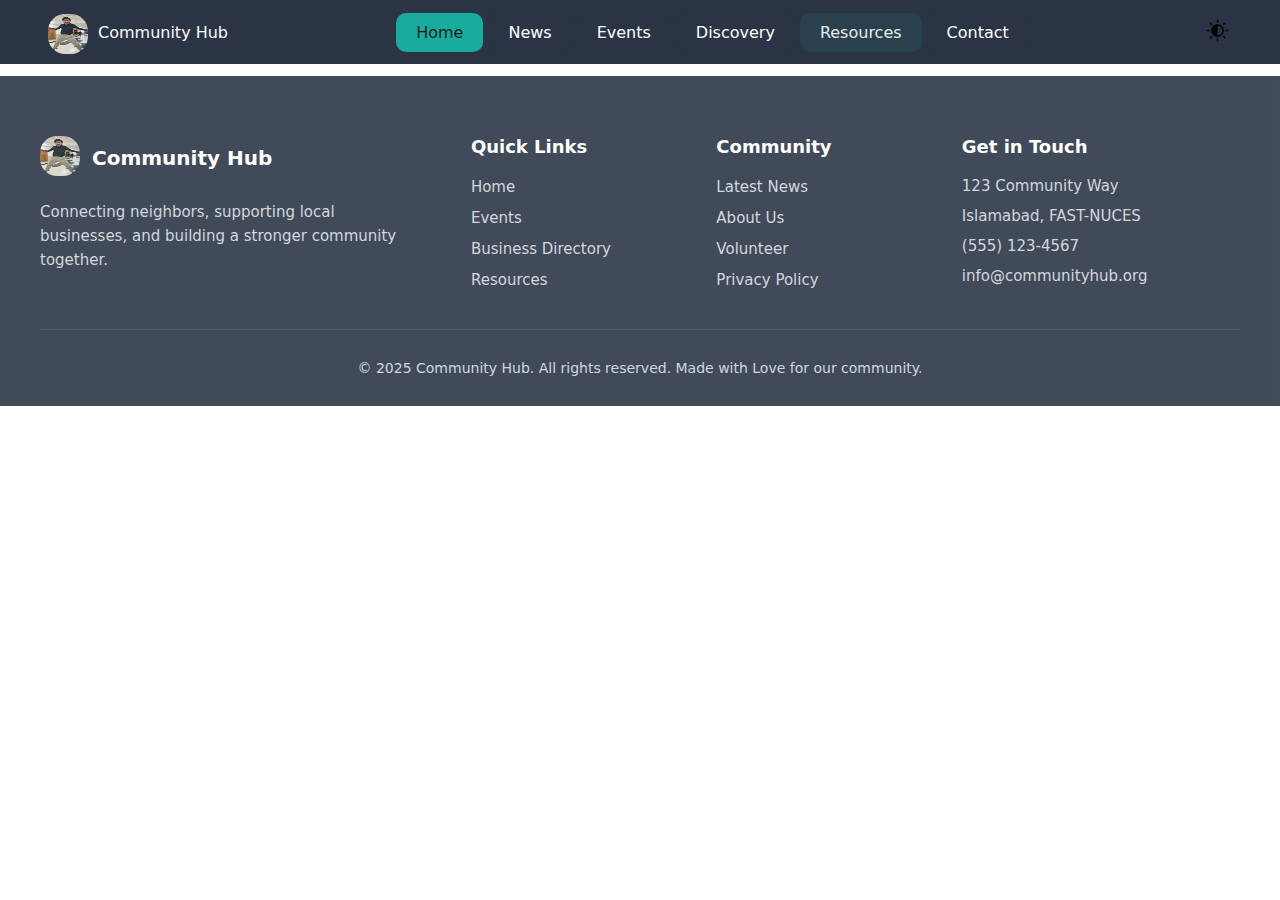
<file: project/resources.html>
<!DOCTYPE html>
<html lang="en">
<head>
    <meta charset="UTF-8">
    <meta name="viewport" content="width=device-width, initial-scale=1.0">
    <link rel="stylesheet" href="resources.css">
    <title>Document</title>
</head>
<body>
    <header class="my-header">
        <div class="logo-div">
            <img class="logo" src="kela.png" alt="">
            <p>Community Hub</p>
        </div>
        <div class="nav-bar">
            <a href="home.html">Home</a>
            <a href="news.html">News</a>
            <a href="events.html">Events</a>
            <a href="discovery.html">Discovery</a>
            <a id="selected-button" href="/resources.html">Resources</a>
            <a href="contact.html">Contact</a>
        </div>
        <div class="theme-change">
            <button>
                <img src="brightness-and-contrast.png" alt="">
            </button>
        </div>
    </header>

    <header class="my-header">
        <div class="logo-div">
            <img class="logo" src="kela.png" alt="">
            <p>Community Hub</p>
        </div>
        <div class="nav-bar">
            <a id="selected-button" href="home.html">Home</a>
            <a href="/news.html">News</a>
            <a href="events.html">Events</a>
            <a href="discovery.html">Discovery</a>
            <a href="resources.html">Resources</a>
            <a href="contact.html">Contact</a>
        </div>
        <div class="theme-change">
            <button>
                <img src="brightness-and-contrast.png" alt="">
            </button>
        </div>
    </header>
    <br><br><br><br>
    <footer class="site-footer">
        <div class="footer-content">
            <div class="footer-brand">
                <div class="brand-header">
                    <div class="brand-logo"><img src="kela.png" alt=""></div>
                    <span class="brand-name">Community Hub</span>
                </div>
                <p class="brand-tagline">
                    Connecting neighbors, supporting local businesses, and building a stronger community together.
                </p>
            </div>

            <div class="footer-section">
                <h3>Quick Links</h3>
                <ul class="footer-links">
                    <li><a href="home.html">Home</a></li>
                    <li><a href="events.html">Events</a></li>
                    <li><a href="discovery.html">Business Directory</a></li>
                    <li><a href="resources.html">Resources</a></li>
                </ul>
            </div>

            <div class="footer-section">
                <h3>Community</h3>
                <ul class="footer-links">
                    <li><a href="news.html">Latest News</a></li>
                    <li><a href="home.html">About Us</a></li>
                    <li><a href="home.html">Volunteer</a></li>
                    <li><a href="home.html">Privacy Policy</a></li>
                </ul>
            </div>

            <div class="footer-section">
                <h3>Get in Touch</h3>
                <div class="contact-info">
                    <p>123 Community Way</p>
                    <p>Islamabad, FAST-NUCES</p>
                    <p>(555) 123-4567</p>
                    <p>info@communityhub.org</p>
                </div>
            </div>
        </div>

        <div class="footer-bottom">
            <p>© 2025 Community Hub. All rights reserved. Made with Love for our community.</p>
        </div>
    </footer>
</body>
</html>
</file>
<file: theme.css>
/* Theme System - Pure CSS Light/Dark Mode Toggle */

/* Dark Theme (Default) */
:root {
    --bg-primary: #1f2937;
    --bg-secondary: #374151;
    --bg-tertiary: #4b5563;
    --bg-header: #293344;
    --bg-footer: #374151;
    --bg-card: #334155;
    
    --text-primary: #fafaf9;
    --text-secondary: #e5e7eb;
    --text-muted: #d1d5db;
    --text-dark: #000000;
    
    --accent-primary: #14b8a6;
    --accent-hover: #0d9488;
    --accent-secondary: #34d399;
    
    --border-color: #4b5563;
    --overlay-opacity: 0.95;
    
    --gradient-start: #4b5563;
    --gradient-mid: #374151;
    --gradient-end: #1f2937;
}

/* Light Theme */
body:has(#theme-toggle:checked) {
    --bg-primary: #f3f4f6;
    --bg-secondary: #ffffff;
    --bg-tertiary: #e5e7eb;
    --bg-header: #ffffff;
    --bg-footer: #f9fafb;
    --bg-card: #ffffff;
    
    --text-primary: #111827;
    --text-secondary: #374151;
    --text-muted: #6b7280;
    --text-dark: #000000;
    
    --accent-primary: #14b8a6;
    --accent-hover: #0d9488;
    --accent-secondary: #10b981;
    
    --border-color: #d1d5db;
    --overlay-opacity: 1;
    
    --gradient-start: #e5e7eb;
    --gradient-mid: #f3f4f6;
    --gradient-end: #ffffff;
}

/* Hide the checkbox */
#theme-toggle {
    display: none;
}

/* Theme toggle button styles */
.theme-toggle-label {
    cursor: pointer;
    display: inline-flex;
    align-items: center;
    justify-content: center;
    width: 30px;
    height: 30px;
    background-color: transparent;
    border: none;
    transition: transform 0.3s ease;
}

.theme-toggle-label:hover {
    transform: scale(1.1);
}

.theme-toggle-label img {
    width: 25px;
    height: 25px;
    transition: transform 0.5s ease, filter 0.3s ease;
}

/* Rotate icon when theme changes */
body:has(#theme-toggle:checked) .theme-toggle-label img {
    transform: rotate(180deg);
}

/* Apply theme to body */
body {
    background-color: var(--bg-primary);
    color: var(--text-primary);
    transition: background-color 0.3s ease, color 0.3s ease;
}
</file>
<file: home.css>
* {
    font-family: system-ui, -apple-system, BlinkMacSystemFont, 'Segoe UI', Roboto, Oxygen, Ubuntu, Cantarell, 'Open Sans', 'Helvetica Neue', sans-serif;
    padding: 0;
    margin: 0;

    box-sizing: border-box;
}

a {
    color: inherit;
    text-decoration: none;
}

.my-header {
    display: flex;
    justify-content: space-between;
    align-items: center;
    color: #fafaf9;
    background-color: #293344;
    opacity: 0.9;
    position: sticky;
    top: 0;
    
}

.logo-div {
    display: flex;
    align-items: center;
    justify-content: start;
    padding-left: 3rem;
}

.logo {
    width: 40px;
    height: 40px;
    border-radius: 17px;
    margin-top: 14px;
    margin-bottom: 10px;
    margin-right: 10px;
}

.nav-bar {
    display: flex;
    justify-content: space-between;
}

.nav-bar>a {
    border-radius: 10px;
    border: #293344;
    background-color: #293344;
    color: white;
    padding: 10px 20px;
    font-size: medium;
    transition: all .2s ease;
    margin-right: 5px;
}

.nav-bar>a:hover {
    background-color: #4a5568;
    cursor: pointer;
}

#selected-button {
    background-color: #14b8a6;
    color: black;
}

.theme-change {
    padding-right: 3rem;
}

.theme-change>button {
    width: 30px;
    height: 30px;
    background-color: #293344;
    border: #293344;
}

.theme-change>button>img {
    width: 25px;
    height: 25px;
}



footer {
    background-color: #374151;
    color: #d1d5db;
    padding-top: 60px;
    padding-right: 40px;
    padding-left: 40px;
    padding-bottom: 30px;
    /* opacity: 0.95; */
}

.footer-content {
    max-width: 1200px;
    margin: 0 auto;
    display: grid;
    grid-template-columns: 2fr 1fr 1fr 1.5fr;
    gap: 60px;
    margin-bottom: 40px;
}

.footer-brand {
    display: flex;
    flex-direction: column;
    gap: 20px;
}

.brand-header {
    display: flex;
    align-items: center;
    gap: 12px;
}

.brand-logo>img {
    height: 40px;
    width: 40px;
    border-radius: 17px;
}

.brand-name {
    color: white;
    font-size: 20px;
    font-weight: 600;
}

.brand-tagline {
    line-height: 1.6;
    font-size: 15px;
}

.footer-section h3 {
    color: white;
    font-size: 18px;
    font-weight: 600;
    margin-bottom: 20px;
}

.footer-links {
    list-style: none;
    display: flex;
    flex-direction: column;
    gap: 12px;
}

.footer-links a {
    color: #d1d5db;
    text-decoration: none;
    font-size: 15px;
    transition: color 0.2s;
}

.footer-links a:hover {
    color: white;
}


.contact-info {
    display: flex;
    flex-direction: column;
    gap: 12px;
    font-size: 15px;
}

.footer-bottom {
    border-top: 1px solid #4b5563;
    padding-top: 30px;
    text-align: center;
    font-size: 14px;
}




@media (max-width: 768px) {
    .footer-content {
        grid-template-columns: 1fr;
        gap: 40px;
    }

    footer {
        padding: 40px 20px 20px;
    }
}



.center-section {
    background: linear-gradient(135deg, #4b5563 0%, #374151 50%, #1f2937 100%);
    color: white;
    padding: 100px 40px;
    text-align: center;
}

.center-content {
    max-width: 900px;
    margin: 0 auto;
}

.main-title {
    font-size: 36px;
    font-weight: 600;
    margin-bottom: 30px;
}

.center-description {
    font-size: 20px;
    line-height: 1.6;
    color: #e5e7eb;
    margin-bottom: 40px;
}

.center-buttons {
    display: flex;
    gap: 20px;
    justify-content: center;
    align-items: center;
}

.btn {
    padding: 14px 32px;
    font-size: 16px;
    font-weight: 600;
    border-radius: 13px;
    cursor: pointer;
    text-decoration: none;
    transition: all 0.3s;
}

.btn-primary {
    background-color: #34d399;
    color: white;
}

.btn-primary:hover {
    background-color: #10b981;
    transform: translateY(-2px);
}

.btn-secondary {
    background-color: transparent;
    color: white;
    border: 2px solid rgba(255, 255, 255, 0.3);
}

.btn-secondary:hover {
    background-color: rgba(255, 255, 255, 0.1);
    border-color: rgba(255, 255, 255, 0.5);
}

/* @media (max-width: 768px) {
    .hero-section {
        padding: 60px 20px;
    }

    .hero-title {
        font-size: 28px;
    }

    .hero-description {
        font-size: 18px;
    }

    .hero-buttons {
        flex-direction: column;
        gap: 15px;
    }

    .btn {
        width: 100%;
        max-width: 300px;
    }
} */

.quick-access {
    background-color: #1a2332;
    padding: 4rem 3rem;
    color: white;
    display: grid;
    justify-content: space-between;
    gap: 30px;
    grid-template-columns: 2fr 2fr 2fr 2fr;
}

.items {
    background-color: #2d3748;
    border-radius: 15px;
    padding-left: 1.5rem;
    padding-top: 1.25rem;
    padding-right: 1.25rem;
    padding-bottom: 1.5rem;
}

.quick-access :hover {
    transform:translateY(-4px);
    transition: all .4s ease;
}

.items > img {
    height: 60px;
    width: 60px;
    border-radius: 20px;
}


.stats {
    background-color: #283242;
    padding: 3rem 3rem;
    display: grid;
    justify-content: space-evenly;
    grid-template-columns: 1.5fr 1.5fr 1.5fr 1.5fr;
}

.contents {
    display:grid;
    text-align: center;
    align-items: center;
}



.invitation {
    padding-top: 3rem;
    padding-left: 3rem;
    padding-right: 3rem;
    padding-bottom: 6rem;
    background-color: #1a2332;
}

#message {
    background-color: #283242;
    border-radius: 15px;
    display: grid;
    align-items: center;
    text-align: center;
    padding-top: 3rem;
    padding-left: 3rem;
    padding-right: 3rem;
    padding-bottom: 3rem;
    color: white;

}

.inner-content {
    padding-left: 22rem;
    display: grid;
    text-align: center;
    align-items: center;
    padding-right: 22rem;
}

.get-started {
    background-color: #2ba387;
    border-radius: 15px;
    border: #283242;
    padding-top: 8px;
    padding-bottom: 8px;
    font-size: large;
}
</file>
<file: discovery.css>
* {
    font-family: system-ui, -apple-system, BlinkMacSystemFont, 'Segoe UI', Roboto, Oxygen, Ubuntu, Cantarell, 'Open Sans', 'Helvetica Neue', sans-serif;
    padding: 0;
    margin: 0;
}

a {
    color: inherit;
    text-decoration: none;
}

.my-header {
    display: flex;
    justify-content: space-between;
    align-items: center;
    color: #fafaf9;
    background-color: #293344;
    opacity: 0.9;
    position: sticky;
    top: 0;
}

.logo-div {
    display: flex;
    align-items: center;
    justify-content: start;
    padding-left: 3rem;
}

.logo {
    width: 40px;
    height: 40px;
    border-radius: 17px;
    margin-top: 14px;
    margin-bottom: 10px;
    margin-right: 10px;
}

.nav-bar {
    display: flex;
    justify-content: space-between;
}

.nav-bar>a {
    border-radius: 10px;
    border: #293344;
    background-color: #293344;
    color: white;
    padding: 10px 20px;
    font-size: medium;
    transition: all .2s ease;
    margin-right: 5px;
}

.nav-bar>a:hover {
    background-color: #4a5568;
    cursor: pointer;
}

#selected-button {
    background-color: #14b8a6;
    color: black;
}

.theme-change {
    padding-right: 3rem;
}

.theme-change>button {
    width: 30px;
    height: 30px;
    background-color: #293344;
    border: #293344;
}

.theme-change>button>img {
    width: 25px;
    height: 25px;
}


footer {
    background-color: #374151;
    color: #d1d5db;
    padding-top: 60px;
    padding-right: 40px;
    padding-left: 40px;
    padding-bottom: 30px;
    opacity: 0.95;
}

.footer-content {
    max-width: 1200px;
    margin: 0 auto;
    display: grid;
    grid-template-columns: 2fr 1fr 1fr 1.5fr;
    gap: 60px;
    margin-bottom: 40px;
}

.footer-brand {
    display: flex;
    flex-direction: column;
    gap: 20px;
}

.brand-header {
    display: flex;
    align-items: center;
    gap: 12px;
}

.brand-logo>img {
    height: 40px;
    width: 40px;
    border-radius: 17px;
}

.brand-name {
    color: white;
    font-size: 20px;
    font-weight: 600;
}

.brand-tagline {
    line-height: 1.6;
    font-size: 15px;
}

.footer-section h3 {
    color: white;
    font-size: 18px;
    font-weight: 600;
    margin-bottom: 20px;
}

.footer-links {
    list-style: none;
    display: flex;
    flex-direction: column;
    gap: 12px;
}

.footer-links a {
    color: #d1d5db;
    text-decoration: none;
    font-size: 15px;
    transition: color 0.2s;
}

.footer-links a:hover {
    color: white;
}

.contact-info {
    display: flex;
    flex-direction: column;
    gap: 12px;
    font-size: 15px;
}

.footer-bottom {
    border-top: 1px solid #4b5563;
    padding-top: 30px;
    text-align: center;
    font-size: 14px;
}




@media (max-width: 768px) {
    .footer-content {
        grid-template-columns: 1fr;
        gap: 40px;
    }

    footer {
        padding: 40px 20px 20px;
    }
}



.discovery {
    background-color: #1a2332;
    display: grid;
    color: white;
    padding: 2rem 10%;
}

.main-heading {
    padding-top: 2rem;
    color: white;
    font-size: x-large;
    padding-bottom: 20px;
    text-align: center;
}

.main-text {
    color: white;
    opacity: 0.8;
    text-align: center;
}


#design {
    display: grid;
    grid-template-columns: 0.15fr 2fr;
}

#designing {
    background: linear-gradient(135deg, #2cccb8 0%, #227473 50%, #1e4850 100%);
    color: #258a84;
    line-height: 0.3;
    font-size: xx-small;
    border-radius: 10px;
    max-width: 80px;
}

.assist {
    color: #1a2332;
    line-height: 0.3;
}

.spacings {
    padding-bottom: 20px;
}


/* .categories {
    padding: 80px 5%;
} */
.aligned{
    display: flex;
}
.icon{
  margin-right: 15px;
  margin-top: 5px;
}
.icon img{
    width: 35px;
    background: rgba(253, 252, 252, 0.39);
    border-radius: 20px;
    padding: 10px;
}
.alignment{
    display: flex;
    flex-direction: column;
    align-items: start;
}
.alignment P{
    color: white;
}
.row {
    background: #2d3748;
    padding: 20px;
    border-radius: 18px;
    border: 1px solid rgba(255, 255, 255, 0.733); 
  /* box-shadow: 0 8px 32px rgba(0, 0, 0, 0.4);  */
    border-left: 8px solid orange;
    transition: 0.4s ease;
}


.row1 {
    background: #2d3748;
    padding: 20px;
    border-radius: 18px;
    border: 1px solid rgba(255, 255, 255, 0.733); 
  /* box-shadow: 0 8px 32px rgba(0, 0, 0, 0.4);  */
    border-left: 8px solid #2cccb8;
    transition: 0.4s ease;
}

.row1:hover {
    transform: translateY(-6px);
    box-shadow: 0 12px 32px rgba(0,0,0,0.14);
}

.row2 {
    background: #2d3748;
    padding: 20px;
    border-radius: 18px;
    border: 1px solid rgba(255, 255, 255, 0.733); 
  /* box-shadow: 0 8px 32px rgba(0, 0, 0, 0.4);  */
    border-left: 8px solid #00c951;
    transition: 0.4s ease;
}

.row2:hover {
    transform: translateY(-6px);
    box-shadow: 0 12px 32px rgba(0,0,0,0.14);
}

.row3 {
    background: #2d3748;
    padding: 20px;
    border-radius: 18px;
    border: 1px solid rgba(255, 255, 255, 0.733); 
  /* box-shadow: 0 8px 32px rgba(0, 0, 0, 0.4);  */
    border-left: 8px solid #00c951;
    transition: 0.4s ease;
}

.row3:hover {
    transform: translateY(-6px);
    box-shadow: 0 12px 32px rgba(0,0,0,0.14);
}

.row:hover {
    transform: translateY(-6px);
    box-shadow: 0 12px 32px rgba(0,0,0,0.14);
}

.title {
    font-size: 1.4rem;
    color: white;
    margin: 0;
}

.list {
    display: flex;
    flex-wrap: wrap;
    gap: 16px;
}

.item {
    border-radius: 50px;
    font-weight: 600;
    color: white;
    cursor: pointer;
    transition: 0.35s ease;
    border: 2px solid transparent;
    opacity: 0.8;
}

/* .item:hover {
    transform: translateY(-5px);
    border-color: white;
    background: black;
    color: #fff;
    padding: 10px;
} */

.description {
    opacity: 0.8;
}

.invitation {
    padding-top: 3rem;
    padding-left: 3rem;
    padding-right: 3rem;
    padding-bottom: 6rem;
    background-color: #1a2332;
}

#message {
    background-color: #283242;
    border-radius: 15px;
    display: grid;
    align-items: center;
    text-align: center;
    padding-top: 3rem;
    padding-left: 3rem;
    padding-right: 3rem;
    padding-bottom: 3rem;
    color: white;

}

.inner-content {
    padding-left: 22rem;
    display: grid;
    text-align: center;
    align-items: center;
    padding-right: 22rem;
}

.get-started {
    background-color: #2ba387;
    border-radius: 15px;
    border: #283242;
    padding-top: 8px;
    padding-bottom: 8px;
    font-size: large;
}
</file>
<file: events.css>
*
{
    margin: 0;
    font-family: system-ui, -apple-system, BlinkMacSystemFont, 'Segoe UI', Roboto, Oxygen, Ubuntu, Cantarell, 'Open Sans', 'Helvetica Neue', sans-serif;
   
}


a {
    color: inherit;
    text-decoration: none;
}

.my-header {
    display: flex;
    justify-content: space-between;
    align-items: center;
    color: #fafaf9;
    background-color: #293344;
    opacity: 0.9;
    position: sticky;
    top: 0;
    
}

.logo-div {
    display: flex;
    align-items: center;
    justify-content: start;
    padding-left: 3rem;
}

.logo {
    width: 40px;
    height: 40px;
    border-radius: 17px;
    margin-top: 14px;
    margin-bottom: 10px;
    margin-right: 10px;
}

.nav-bar {
    display: flex;
    justify-content: space-between;
}

.nav-bar>a {
    border-radius: 10px;
    border: #293344;
    background-color: #293344;
    color: white;
    padding: 10px 20px;
    font-size: medium;
    transition: all .2s ease;
    margin-right: 5px;
}

.nav-bar>a:hover {
    background-color: #4a5568;
    cursor: pointer;
}

#selected-button {
    background-color: #14b8a6;
    color: black;
}

.theme-change {
    padding-right: 3rem;
}

.theme-change>button {
    width: 30px;
    height: 30px;
    background-color: #293344;
    border: #293344;
}

.theme-change>button>img {
    width: 25px;
    height: 25px;
}





.header{
    border: 2px solid transparent;
    display: flex;
    justify-content: space-evenly;
   
    margin: auto;
     background-color: #293344;
     height: 70px;
}
.left{
    border: 2px solid transparent;
    display:flex;
    gap: 10px;
    align-items: center;

}
.logo{
    border-radius: 28px;
    border: 2px solid transparent ;
   padding: 17px 20px 17px 20px;
    text-align: center;
    background-image: linear-gradient(to bottom right, rgb(13, 150, 127) ,rgb(159, 94, 181));
    font-size: 15px;
    color: white;
   
}
.brand-name{
    font-size: 20px;
    font-weight: bold;
    color: white;
}
.center{
    border: 2px solid transparent;
    display: flex;
    align-items: center;
    gap: 10px;
    position: relative;
    right:30px;
}
.link{
    border: 2px solid transparent;
    text-decoration: none;
    font-size: 18px;
    border-radius: 15px;
     padding: 7px 10px 7px 10px;
     color: rgb(255, 255, 255);
     transition: all 0.5s linear;
}
.link:hover{
    background-color: #4a5568;

}
.link1{
    background-color: #14b8a6;
    color: white;
}
.link1:hover{
    background-color: #14b8a6;
    color: white;
}
.link2{
     background-color: #4a5568;
}
.link2:hover{
     background-color: #3f4b5f;
}
.right{
    display:flex;
    align-items: center;
}
.mode{
    height: 50px;
    width: 50px;
    border: 2px solid transparent;
}
.light-mode{
   width: 100%;
   height: 100%;
}
.page
{
    border: 2px solid transparent;
    width: 100%;
    background-color: #182336;
}
.top
{
    border: 2px solid transparent;  
    display: flex; 
    flex-direction: column ;  
    align-items: center;
    justify-content: space-between;
    height: 200px;
    position: relative;
    top: 50px;
   
}
.localevent
{   
    border: 2px solid transparent;
    font-size: 30px;
    font-weight: 700;
    color: white;
    position: relative;
    top: 10px;
    
}
.paragraph
{
    width: 650px;
    text-align: center;
    border: 2px solid transparent;
    color: rgb(174, 174, 174);
    font-size: 15px;
    word-spacing: 2px;
    font-weight: 500;
    position: relative;
    top: 5px;
}
.bar
{   
    display: flex;
    color: white;
    border: 2px solid transparent;
    width: 400px;
    justify-content: space-between;
    font-size: 12px;
    font-weight: 500;
    letter-spacing: 1px;
}
.one{
    padding-top: 5px;
    padding-bottom: 5px;
    padding-right: 10px;
    padding-left: 10px;
    border-radius: 10px;
}
.workshop
{
    border: 2px solid transparent;
    background-color: rgb(70, 70, 212);
}
.sports
{
    border: 2px solid transparent;
    background-color: rgb(12, 168, 12);
}
.festival
{
    border: 2px solid transparent;
    background-color: rgb(255, 38, 0);
}
.community
{
    border: 2px solid transparent;
    background-color: purple;
}
.Arts
{
    border: 2px solid transparent;
    background-color: rgb(241, 144, 160);
}


.boxes{
    border: 2px solid transparent;
    width: 100%;
    display: grid;
    grid-template-columns: 1fr 1fr 1fr;
    row-gap: 30px;
    justify-items: center;
     background-color: #182336;
   /* margin-top: 100px; */
   padding-bottom: 100px;
   padding-top: 100px;

  
}
.box{
    border:2px solid transparent;
    height: 50vh;
    width: 90%;
    background-color: rgb(61, 61, 84);
    border-radius: 25px;
    display: flex;
    flex-direction: column;
align-items: center;
justify-content: center;
transition: all 0.5s linear;
   


}

 .box:hover{
      transform: scale(1.05);
 }
.color{
border: 2px solid transparent;
height: 14px;
border-top-right-radius: 25px;
border-top-left-radius: 25px;
 background-color: blue;
width: 100%;
position: relative;
bottom: 55px;

}
.line1{
     background-color: rgb(12, 168, 12);
}
.line2{
    background-color: rgb(255, 38, 0);
}
.line3{
    background-color: purple;
}
.line4{
      background-color: rgb(12, 168, 12);;
}
.line5{
    background-color: rgb(241, 144, 160);
}
.line6{
    background-color: blue;
}
.line7{
    background-color: purple;
}
.content{
    border: 2px solid transparent;
    height: 65%;
    width: 90%;
    display: flex;
    flex-direction: column;
    justify-content: space-between;


}
.ws1{
    border: 2px solid  transparent;
    color: white;
     padding-top: 5px;
    padding-bottom: 5px;
    padding-right: 10px;
    padding-left: 10px;
    border-radius: 10px;
    width: 72px;
    background-color: blue;
    gap: 10px;
}
.sp1{
      width: 50px;
      background-color: rgb(12, 168, 12);
}
.fes1{
    width: 57px;
    background-color: rgb(255, 38, 0);
}
.com1{
    width: 80px;
    background-color: purple;
}
.art1{
    width: 30px;
       background-color: rgb(241, 144, 160);
}
.heading{
     border: 2px solid transparent;
    color: white;
    font-size: 20px;
    padding-top: 10px;
}
.date{
    display: flex;
    border: 2px solid transparent;
    align-items: center;
    gap: 10px;
    padding-top: 15px;
    font-size: 15px;

}

.tareehk{
border: 2px solid transparent;
color: white;
font-size: 15px;
word-spacing: 1px;


}
.time{
    display: flex;
    border: 2px solid transparent;
    align-items: center;
    gap: 10px;
    
    
}

.clock{
border: 2px solid transparent;
color: white;
font-size: 15px;
}

.location{
    display: flex;
    border: 2px solid transparent
    ;
      align-items: center;
    gap: 10px;
}

.place{
border: 2px solid transparent;
color: white;
font-size: 15px;
}
.para{
    border: 2px solid transparent;
    color: white;
    font-size: 15px;
    padding-top: 10px;
}
.btn{
   position: relative;
   top:19px;
}
.btn-name{
    border: 2px solid transparent;
    color: rgb(32, 140, 95);
    font-size: 20px;

   transition: all 0.6s linear;
}
.btn-name:hover{
    color: rgb(3, 83, 148);
}
.button-name{
     text-decoration: none;
     
}

.icon
{
    color: transparent;
}
.icon:hover{
    color: rgb(55, 228, 156);
}
.arrow{
border: 2px solid gray;
color: white;
}
.img7
{
    width: 15px;
    height: 15px;
}
.footer{
    border: 2px solid transparent;
      background-color: #374151;
     display: flex;
     flex-direction: column;
     align-items: center;
     justify-content: center;
     gap: 40px;
     height: 44vh;
    
}
.foot1{
    border: 2px solid transparent;
    display: flex;
    align-items: center;
    justify-content: space-evenly;
    width: 90%;
}

.foot2{
    border-bottom: 1px solid #4b5563;
    width: 80%;
      position: relative;
    top:35px;
}
.foot3{
    font-size: 15px;
   color: #d1d5db; 
    position: relative;
    top:27px;
}
.f-one{
    border: 2px solid;
      border: 2px solid transparent;
    display:flex;
    gap: 10px;
    align-items: center;
}
.f-logo{
    border-radius: 28px;
    border: 2px solid transparent ;
   padding: 17px 20px 17px 20px;
    text-align: center;
    background-image: linear-gradient(to bottom right, rgb(13, 150, 127) ,rgb(159, 94, 181));
    font-size: 15px;
      color: #d1d5db; 
   
}
.f-brand-name{
    font-size: 20px;
    font-weight: bold;
      color: #d1d5db; 
}
.f-two{
    border: 2px solid transparent;
     color: #d1d5db; 
    width: 400px;
    position: relative;
    top:20px;
    font-size: 16px;
}
.f-heading{
    font-size: 20px;
    font-weight: bold;
      color: #d1d5db; 
}
.f-links{
    display: flex;
    flex-direction: column;
    gap: 10px;
    position: relative;
    top:20px;
 
  
}
.lnk{
      text-decoration: none;
    font-size: 16px;
    
  color: #d1d5db; 
}
.f1{
    border: 2px solid transparent;
}
.f2{
    border: 2px solid transparent;
}
.f3{
    border: 2px solid transparent;
}
.f4{
    border: 2px solid transparent;
}
</file>
<file: news.css>
* {
    font-family: system-ui, -apple-system, BlinkMacSystemFont, 'Segoe UI', Roboto, Oxygen, Ubuntu, Cantarell, 'Open Sans', 'Helvetica Neue', sans-serif;
    padding: 0;
    margin: 0;
}

a {
    color: inherit;
    text-decoration: none;
}

.theme-change {
    padding-right: 3rem;
}

.theme-change>button {
    width: 30px;
    height: 30px;
    background-color: #293344;
    border: #293344;
}

.theme-change>button>img {
    width: 25px;
    height: 25px;
}


footer {
    background-color: #374151;
    color: #d1d5db;
    padding-top: 60px;
    padding-right: 40px;
    padding-left: 40px;
    padding-bottom: 30px;
    opacity: 0.95;
}

.footer-content {
    max-width: 1200px;
    margin: 0 auto;
    display: grid;
    grid-template-columns: 2fr 1fr 1fr 1.5fr;
    gap: 60px;
    margin-bottom: 40px;
}

.footer-brand {
    display: flex;
    flex-direction: column;
    gap: 20px;
}

.brand-header {
    display: flex;
    align-items: center;
    gap: 12px;
}

.brand-logo>img {
    height: 40px;
    width: 40px;
    border-radius: 17px;
}

.brand-name {
    color: white;
    font-size: 20px;
    font-weight: 600;
}

.brand-tagline {
    line-height: 1.6;
    font-size: 15px;
}

.footer-section h3 {
    color: white;
    font-size: 18px;
    font-weight: 600;
    margin-bottom: 20px;
}

.footer-links {
    list-style: none;
    display: flex;
    flex-direction: column;
    gap: 12px;
}

.footer-links a {
    color: #d1d5db;
    text-decoration: none;
    font-size: 15px;
    transition: color 0.2s;
}

.footer-links a:hover {
    color: white;
}

.contact-info {
    display: flex;
    flex-direction: column;
    gap: 12px;
    font-size: 15px;
}

.footer-bottom {
    border-top: 1px solid #4b5563;
    padding-top: 30px;
    text-align: center;
    font-size: 14px;
}

/* General Page Styles */
body {
    margin: 0;
    font-family: 'Arial', sans-serif;
    background-color: var(--bg-primary);
    color: var(--text-primary);
}



/* Page Header */
.page-header {
    text-align: center;
    padding: 40px 20px 20px;
}

.page-header h1 {
    margin-bottom: 10px;
}

/* Featured Image */
.featured-image {
    position: relative;
    margin: 20px auto;
    max-height: 300px;
    max-width: 900px;
    border-radius: 10px;
    overflow: hidden;
}

.featured-image img {
    width: 100%;
    display: block;
    filter: brightness(0.7);
}

.featured-image .featured-text {
    position: absolute;
    bottom: 20px;
    left: 20px;
    color: #fff;
}

.featured-image .featured-text h2 {
    margin: 5px 0;
}

/* Labels */
.label {
    font-size: 12px;
    font-weight: bold;
    padding: 2px 6px;
    border-radius: 4px;
    text-transform: uppercase;
}

.label.featured {
    background-color: #10b981;
}

/* green */
.label.announcement {
    background-color: #10b981;
}

.label.update {
    background-color: #ef4444;
}

/* red */
.label.community {
    background-color: #8b5cf6;
}

/* purple */
.label.event {
    background-color: #f97316;
}

/* orange */

/* News Cards */
.news-cards {
    max-width: 700px;
    margin: 30px auto;
    display: flex;
    flex-direction: column;
    gap: 20px;
}

.card {
    background-color: var(--bg-secondary);
    border-radius: 10px;
    position: relative;
    overflow: hidden;
    transition: all 0.3s ease;
}

.card-toggle {
    display: none;
}

.card-header {
    display: flex;
    justify-content: space-between;
    align-items: flex-start;
    padding: 20px;
    cursor: pointer;
    user-select: none;
}

.card-header-content {
    flex: 1;
}

.card .label {
    display: inline-block;
    margin-bottom: 8px;
}

.card .date {
    display: block;
    font-size: 12px;
    color: var(--text-muted);
    margin-bottom: 8px;
}

.card h3 {
    margin: 8px 0;
    font-size: 18px;
    line-height: 1.4;
}

.card-preview {
    margin: 8px 0 0 0;
    color: var(--text-secondary);
    font-size: 14px;
}

.chevron {
    color: var(--accent-primary);
    font-size: 20px;
    transition: transform 0.3s ease;
    margin-left: 15px;
    flex-shrink: 0;
}

.card-expanded-content {
    max-height: 0;
    overflow: hidden;
    transition: max-height 0.4s ease, padding 0.4s ease;
    padding: 0 20px;
    border-top: 1px solid transparent;
}

.card-expanded-content p {
    margin: 0 0 15px 0;
    color: var(--text-secondary);
    line-height: 1.6;
}

.card-toggle:checked ~ .card-header .chevron {
    transform: rotate(180deg);
}

.card-toggle:checked ~ .card-expanded-content {
    max-height: 500px;
    padding: 20px;
    border-top-color: var(--border-color);
}



@media (max-width: 768px) {
    .footer-content {
        grid-template-columns: 1fr;
        gap: 40px;
    }

    footer {
        padding: 40px 20px 20px;
    }
}
</file>
<file: resources.css>
* {
    font-family: system-ui, -apple-system, BlinkMacSystemFont, 'Segoe UI', Roboto, Oxygen, Ubuntu, Cantarell, 'Open Sans', 'Helvetica Neue', sans-serif;
    padding: 0;
    margin: 0;
}

a {
    color: inherit;
    text-decoration: none;
}


.theme-change>button {
    width: 30px;
    height: 30px;
    background-color: #293344;
    border: #293344;
}

.theme-change>button>img {
    width: 25px;
    height: 25px;
}



footer {
    background-color: #374151;
    color: #d1d5db;
    padding-top: 60px;
    padding-right: 40px;
    padding-left: 40px;
    padding-bottom: 30px;
    opacity: 0.95;
}

.footer-content {
    max-width: 1200px;
    margin: 0 auto;
    display: grid;
    grid-template-columns: 2fr 1fr 1fr 1.5fr;
    gap: 60px;
    margin-bottom: 40px;
}

.footer-brand {
    display: flex;
    flex-direction: column;
    gap: 20px;
}

.brand-header {
    display: flex;
    align-items: center;
    gap: 12px;
}

.brand-logo>img {
    height: 40px;
    width: 40px;
    border-radius: 17px;
}

.brand-name {
    color: white;
    font-size: 20px;
    font-weight: 600;
}

.brand-tagline {
    line-height: 1.6;
    font-size: 15px;
}

.footer-section h3 {
    color: white;
    font-size: 18px;
    font-weight: 600;
    margin-bottom: 20px;
}

.footer-links {
    list-style: none;
    display: flex;
    flex-direction: column;
    gap: 12px;
}

.footer-links a {
    color: #d1d5db;
    text-decoration: none;
    font-size: 15px;
    transition: color 0.2s;
}

.footer-links a:hover {
    color: white;
}

.contact-info {
    display: flex;
    flex-direction: column;
    gap: 12px;
    font-size: 15px;
}

.footer-bottom {
    border-top: 1px solid #4b5563;
    padding-top: 30px;
    text-align: center;
    font-size: 14px;
}

/* General */
body {
    font-family: Arial, sans-serif;
    background-color: var(--bg-primary);
    color: var(--text-secondary);
    margin: 0;
    padding: 0;
}


.tab-input {
    display: none;
}

.categories {
    display: flex;
    justify-content: center;
    gap: 1rem;
    margin-bottom: 2rem;
    flex-wrap: wrap;
}



.tab-button {
    background-color: var(--bg-secondary);
    border: none;
    padding: 0.75rem 2rem;
    border-radius: 0.5rem;
    color: var(--text-primary);
    cursor: pointer;
    transition: all 0.3s ease;
    font-size: 16px;
    font-weight: 500;
    border: 2px solid transparent;
}

.tab-button:hover {
    background-color: var(--bg-tertiary);
    transform: translateY(-2px);
}



#tab-emergency:checked ~ .categories label[for="tab-emergency"],
#tab-education:checked ~ .categories label[for="tab-education"],
#tab-health:checked ~ .categories label[for="tab-health"],
#tab-government:checked ~ .categories label[for="tab-government"] {
    background-color: var(--accent-primary);
    color: var(--text-dark);
    border-color: var(--accent-primary);
    font-weight: 600;
}



.resources {
    display: none !important;
    flex-direction: column;
    gap: 1.5rem;
    max-width: 900px;
    margin: 0 auto 2rem;
    padding: 0 20px;
}



#tab-emergency:checked ~ #content-emergency,
#tab-education:checked ~ #content-education,
#tab-health:checked ~ #content-health,
#tab-government:checked ~ #content-government {
    display: flex !important;
    animation: fadeIn 0.4s ease-in-out;
}

@keyframes fadeIn {
    from {
        opacity: 0;
        transform: translateY(10px);
    }
    to {
        opacity: 1;
        transform: translateY(0);
    }
}

.card {
    background-color: var(--bg-secondary);
    border-radius: 12px;
    padding: 1.5rem;
    display: flex;
    flex-direction: row;
    align-items: flex-start;
    gap: 1.25rem;
    transition: all 0.3s ease;
    border: 1px solid transparent;
    box-shadow: 0 2px 8px rgba(0, 0, 0, 0.1);
}

.card:hover {
    transform: translateY(-3px);
    border-color: var(--border-color);
    border-width: 5px;
}

.card .icon {
    font-size: 2rem;
    min-width: 50px;
    height: 50px;
    display: flex;
    align-items: center;
    justify-content: center;
    background-color: var(--bg-tertiary);
    border-radius: 10px;
    transition: all 0.3s ease;
    flex-shrink: 0;
}

.card:hover .icon {
    background-color: var(--accent-primary);
    transform: scale(1.1);
}

.card-content {
    flex: 1;
    display: flex;
    flex-direction: column;
    gap: 0.5rem;
}

.card h2 {
    margin: 0;
    font-size: 1.25rem;
    color: var(--text-primary);
    font-weight: 600;
}

.card p {
    margin: 0;
    color: var(--text-secondary);
    line-height: 1.5;
}

.card p:last-child {
    color: var(--text-muted);
    font-size: 0.95rem;
}


a {
    color: var(--accent-secondary);
    text-decoration: none;
}


.contact {
    background-color: var(--bg-secondary);
    padding: 1.5rem;
    text-align: center;
    border-radius: 0.5rem;
    max-width: 700px;
    margin: 0 auto 2rem;
}

.contact-info {
    display: flex;
    justify-content: center;
    gap: 1.5rem;
    margin-top: 0.5rem;
}




@media (max-width: 768px) {
    .footer-content {
        grid-template-columns: 1fr;
        gap: 40px;
    }

    footer {
        padding: 40px 20px 20px;
    }
}
</file>
<file: resouurces_final.css>
* {
    font-family: system-ui, -apple-system, BlinkMacSystemFont, 'Segoe UI', Roboto, Oxygen, Ubuntu, Cantarell, 'Open Sans', 'Helvetica Neue', sans-serif;
    padding: 0;
    margin: 0;
}

a {
    color: inherit;
    text-decoration: none;
}

.my-header {
    display: flex;
    justify-content: space-between;
    align-items: center;
    color: #fafaf9;
    background-color: #293344;
    opacity: 0.9;
    position: sticky;
    top: 0;
}

.logo-div {
    display: flex;
    align-items: center;
    justify-content: start;
    padding-left: 3rem;
}

.logo {
    width: 40px;
    height: 40px;
    border-radius: 17px;
    margin-top: 14px;
    margin-bottom: 10px;
    margin-right: 10px;
}

.nav-bar {
    display: flex;
    justify-content: space-between;
}

.nav-bar>a {
    border-radius: 10px;
    border: #293344;
    background-color: #293344;
    color: white;
    padding: 10px 20px;
    font-size: medium;
    transition: all .2s ease;
    margin-right: 5px;
}

.nav-bar>a:hover {
    background-color: #4a5568;
    cursor: pointer;
}

#selected-button {
    background-color: #14b8a6;
    color: black;
}

.theme-change {
    padding-right: 3rem;
}

.theme-change>button {
    width: 30px;
    height: 30px;
    background-color: #293344;
    border: #293344;
}

.theme-change>button>img {
    width: 25px;
    height: 25px;
}



footer {
    background-color: #374151;
    color: #d1d5db;
    padding-top: 60px;
    padding-right: 40px;
    padding-left: 40px;
    padding-bottom: 30px;
    opacity: 0.95;
}

.footer-content {
    max-width: 1200px;
    margin: 0 auto;
    display: grid;
    grid-template-columns: 2fr 1fr 1fr 1.5fr;
    gap: 60px;
    margin-bottom: 40px;
}

.footer-brand {
    display: flex;
    flex-direction: column;
    gap: 20px;
}

.brand-header {
    display: flex;
    align-items: center;
    gap: 12px;
}

.brand-logo>img {
    height: 40px;
    width: 40px;
    border-radius: 17px;
}

.brand-name {
    color: white;
    font-size: 20px;
    font-weight: 600;
}

.brand-tagline {
    line-height: 1.6;
    font-size: 15px;
}

.footer-section h3 {
    color: white;
    font-size: 18px;
    font-weight: 600;
    margin-bottom: 20px;
}

.footer-links {
    list-style: none;
    display: flex;
    flex-direction: column;
    gap: 12px;
}

.footer-links a {
    color: #d1d5db;
    text-decoration: none;
    font-size: 15px;
    transition: color 0.2s;
}

.footer-links a:hover {
    color: white;
}

.contact-info {
    display: flex;
    flex-direction: column;
    gap: 12px;
    font-size: 15px;
}

.footer-bottom {
    border-top: 1px solid #4b5563;
    padding-top: 30px;
    text-align: center;
    font-size: 14px;
}

/* General */
body {
    font-family: Arial, sans-serif;
    background-color: #1e293b;
    color: #e2e8f0;
    margin: 0;
    padding: 0;
}

header {
    text-align: center;
    padding: 2rem 1rem;
}

header h1 {
    margin-bottom: 0.5rem;
}

header p {
    max-width: 600px;
    margin: 0 auto 1.5rem;
}

/* Categories Buttons */
.categories {
    display: flex;
    justify-content: center;
    gap: 1rem;
    margin-bottom: 2rem;
}

.categories button {
    background-color: #334155;
    border: none;
    padding: 0.5rem 1.5rem;
    border-radius: 0.5rem;
    color: #e2e8f0;
    cursor: pointer;
    transition: background-color 0.3s;
}

.categories button.active,
.categories button:hover {
    background-color: #475569;
}

/* Resource Cards */
.resources {
    display: flex;
    flex-direction: column;
    gap: 1rem;
    max-width: 700px;
    margin: 0 auto 2rem;
}

.card {
    background-color: #334155;
    border-radius: 0.5rem;
    padding: 1rem;
    display: flex;
    flex-direction: column;
    gap: 0.5rem;
}

.card .icon {
    font-size: 1.2rem;
    color: #3dd598;
}

/* Links */
a {
    color: #3dd598;
    text-decoration: none;
}

/* Contact Section */
.contact {
    background-color: #334155;
    padding: 1.5rem;
    text-align: center;
    border-radius: 0.5rem;
    max-width: 700px;
    margin: 0 auto 2rem;
}

.contact-info {
    display: flex;
    justify-content: center;
    gap: 1.5rem;
    margin-top: 0.5rem;
}




@media (max-width: 768px) {
    .footer-content {
        grid-template-columns: 1fr;
        gap: 40px;
    }

    footer {
        padding: 40px 20px 20px;
    }
}
</file>
<file: project/contact.css>
* {
    font-family:system-ui, -apple-system, BlinkMacSystemFont, 'Segoe UI', Roboto, Oxygen, Ubuntu, Cantarell, 'Open Sans', 'Helvetica Neue', sans-serif;
    padding: 0;
    margin: 0;
}
a{
    color: inherit;
    text-decoration: none;
}

.my-header {
    display: flex;
    justify-content: space-between;
    align-items: center;
    color: #fafaf9;
    background-color: #293344;
    opacity: 0.9;
    position: absolute;
    top: 0;
    width: 100vw;
}

.logo-div {
    display: flex;
    align-items: center;
    justify-content: start;
    padding-left: 3rem;
}

.logo {
    width: 40px;
    height: 40px;
    border-radius: 17px;
    margin-top: 14px;
    margin-bottom: 10px;
    margin-right: 10px;
}
.nav-bar{
    display: flex;
    justify-content: space-between;
}

.nav-bar > a {
    border-radius: 10px;
    border: #293344;
    background-color: #293344;
    color: white;
    padding: 10px 20px;
    font-size: medium;
    transition: all .2s ease;
    margin-right: 5px;
}
.nav-bar > a:hover {
    background-color: #4a5568;
    cursor: pointer;
}

#selected-button {
    background-color: #14b8a6;
    color: black;
}
.theme-change{
    padding-right: 3rem;
}

.theme-change > button{
    width: 30px;
    height: 30px;
    background-color: #293344;
    border: #293344;
}

.theme-change > button > img {
    width: 25px;
    height: 25px;
}


footer {
    background-color: #374151;
    color: #d1d5db; 
    padding-top: 60px;
    padding-right: 40px;
    padding-left: 40px;
    padding-bottom: 30px;
    opacity: 0.95;
}

.footer-content {
    max-width: 1200px;
    margin: 0 auto;
    display: grid;
    grid-template-columns: 2fr 1fr 1fr 1.5fr;
    gap: 60px;
    margin-bottom: 40px;
}

.footer-brand {
    display: flex;
    flex-direction: column;
    gap: 20px;
}

.brand-header {
    display: flex;
    align-items: center;
    gap: 12px;
}

.brand-logo > img{
    height: 40px;
    width: 40px;
    border-radius: 17px;
}

.brand-name {
    color: white;
    font-size: 20px;
    font-weight: 600;
}

.brand-tagline {
    line-height: 1.6;
    font-size: 15px;
}

.footer-section h3 {
    color: white;
    font-size: 18px;
    font-weight: 600;
    margin-bottom: 20px;
}

.footer-links {
    list-style: none;
    display: flex;
    flex-direction: column;
    gap: 12px;
}

.footer-links a {
    color: #d1d5db;
    text-decoration: none;
    font-size: 15px;
    transition: color 0.2s;
}

.footer-links a:hover {
    color: white;
}

.contact-info {
    display: flex;
    flex-direction: column;
    gap: 12px;
    font-size: 15px;
}

.footer-bottom {
    border-top: 1px solid #4b5563;
    padding-top: 30px;
    text-align: center;
    font-size: 14px;
}




@media (max-width: 768px) {
    .footer-content {
        grid-template-columns: 1fr;
        gap: 40px;
    }

    footer {
        padding: 40px 20px 20px;
    }
}
</file>
<file: project/discovery.css>
* {
    font-family:system-ui, -apple-system, BlinkMacSystemFont, 'Segoe UI', Roboto, Oxygen, Ubuntu, Cantarell, 'Open Sans', 'Helvetica Neue', sans-serif;
    padding: 0;
    margin: 0;
}
a{
    color: inherit;
    text-decoration: none;
}

.my-header {
    display: flex;
    justify-content: space-between;
    align-items: center;
    color: #fafaf9;
    background-color: #293344;
    opacity: 0.9;
    position: absolute;
    top: 0;
    width: 100vw;
}

.logo-div {
    display: flex;
    align-items: center;
    justify-content: start;
    padding-left: 3rem;
}

.logo {
    width: 40px;
    height: 40px;
    border-radius: 17px;
    margin-top: 14px;
    margin-bottom: 10px;
    margin-right: 10px;
}
.nav-bar{
    display: flex;
    justify-content: space-between;
}

.nav-bar > a {
    border-radius: 10px;
    border: #293344;
    background-color: #293344;
    color: white;
    padding: 10px 20px;
    font-size: medium;
    transition: all .2s ease;
    margin-right: 5px;
}
.nav-bar > a:hover {
    background-color: #4a5568;
    cursor: pointer;
}

#selected-button {
    background-color: #14b8a6;
    color: black;
}
.theme-change{
    padding-right: 3rem;
}

.theme-change > button{
    width: 30px;
    height: 30px;
    background-color: #293344;
    border: #293344;
}

.theme-change > button > img {
    width: 25px;
    height: 25px;
}


footer {
    background-color: #374151;
    color: #d1d5db; 
    padding-top: 60px;
    padding-right: 40px;
    padding-left: 40px;
    padding-bottom: 30px;
    opacity: 0.95;
}

.footer-content {
    max-width: 1200px;
    margin: 0 auto;
    display: grid;
    grid-template-columns: 2fr 1fr 1fr 1.5fr;
    gap: 60px;
    margin-bottom: 40px;
}

.footer-brand {
    display: flex;
    flex-direction: column;
    gap: 20px;
}

.brand-header {
    display: flex;
    align-items: center;
    gap: 12px;
}

.brand-logo > img{
    height: 40px;
    width: 40px;
    border-radius: 17px;
}

.brand-name {
    color: white;
    font-size: 20px;
    font-weight: 600;
}

.brand-tagline {
    line-height: 1.6;
    font-size: 15px;
}

.footer-section h3 {
    color: white;
    font-size: 18px;
    font-weight: 600;
    margin-bottom: 20px;
}

.footer-links {
    list-style: none;
    display: flex;
    flex-direction: column;
    gap: 12px;
}

.footer-links a {
    color: #d1d5db;
    text-decoration: none;
    font-size: 15px;
    transition: color 0.2s;
}

.footer-links a:hover {
    color: white;
}

.contact-info {
    display: flex;
    flex-direction: column;
    gap: 12px;
    font-size: 15px;
}

.footer-bottom {
    border-top: 1px solid #4b5563;
    padding-top: 30px;
    text-align: center;
    font-size: 14px;
}




@media (max-width: 768px) {
    .footer-content {
        grid-template-columns: 1fr;
        gap: 40px;
    }

    footer {
        padding: 40px 20px 20px;
    }
}
</file>
<file: project/events.css>
* {
    font-family:system-ui, -apple-system, BlinkMacSystemFont, 'Segoe UI', Roboto, Oxygen, Ubuntu, Cantarell, 'Open Sans', 'Helvetica Neue', sans-serif;
    padding: 0;
    margin: 0;
}
a{
    color: inherit;
    text-decoration: none;
}

.my-header {
    display: flex;
    justify-content: space-between;
    align-items: center;
    color: #fafaf9;
    background-color: #293344;
    opacity: 0.9;
    position: absolute;
    top: 0;
    width: 100vw;
}

.logo-div {
    display: flex;
    align-items: center;
    justify-content: start;
    padding-left: 3rem;
}

.logo {
    width: 40px;
    height: 40px;
    border-radius: 17px;
    margin-top: 14px;
    margin-bottom: 10px;
    margin-right: 10px;
}
.nav-bar{
    display: flex;
    justify-content: space-between;
}

.nav-bar > a {
    border-radius: 10px;
    border: #293344;
    background-color: #293344;
    color: white;
    padding: 10px 20px;
    font-size: medium;
    transition: all .2s ease;
    margin-right: 5px;
}
.nav-bar > a:hover {
    background-color: #4a5568;
    cursor: pointer;
}

#selected-button {
    background-color: #14b8a6;
    color: black;
}
.theme-change{
    padding-right: 3rem;
}

.theme-change > button{
    width: 30px;
    height: 30px;
    background-color: #293344;
    border: #293344;
}

.theme-change > button > img {
    width: 25px;
    height: 25px;
}


footer {
    background-color: #374151;
    color: #d1d5db; 
    padding-top: 60px;
    padding-right: 40px;
    padding-left: 40px;
    padding-bottom: 30px;
    opacity: 0.95;
}

.footer-content {
    max-width: 1200px;
    margin: 0 auto;
    display: grid;
    grid-template-columns: 2fr 1fr 1fr 1.5fr;
    gap: 60px;
    margin-bottom: 40px;
}

.footer-brand {
    display: flex;
    flex-direction: column;
    gap: 20px;
}

.brand-header {
    display: flex;
    align-items: center;
    gap: 12px;
}

.brand-logo > img{
    height: 40px;
    width: 40px;
    border-radius: 17px;
}

.brand-name {
    color: white;
    font-size: 20px;
    font-weight: 600;
}

.brand-tagline {
    line-height: 1.6;
    font-size: 15px;
}

.footer-section h3 {
    color: white;
    font-size: 18px;
    font-weight: 600;
    margin-bottom: 20px;
}

.footer-links {
    list-style: none;
    display: flex;
    flex-direction: column;
    gap: 12px;
}

.footer-links a {
    color: #d1d5db;
    text-decoration: none;
    font-size: 15px;
    transition: color 0.2s;
}

.footer-links a:hover {
    color: white;
}

.contact-info {
    display: flex;
    flex-direction: column;
    gap: 12px;
    font-size: 15px;
}

.footer-bottom {
    border-top: 1px solid #4b5563;
    padding-top: 30px;
    text-align: center;
    font-size: 14px;
}




@media (max-width: 768px) {
    .footer-content {
        grid-template-columns: 1fr;
        gap: 40px;
    }

    footer {
        padding: 40px 20px 20px;
    }
}
</file>
<file: project/home.css>
* {
    font-family: system-ui, -apple-system, BlinkMacSystemFont, 'Segoe UI', Roboto, Oxygen, Ubuntu, Cantarell, 'Open Sans', 'Helvetica Neue', sans-serif;
    padding: 0;
    margin: 0;

    box-sizing: border-box;
}

a {
    color: inherit;
    text-decoration: none;
}

.my-header {
    display: flex;
    justify-content: space-between;
    align-items: center;
    color: #fafaf9;
    background-color: #293344;
    opacity: 0.9;
    position: absolute;
    top: 0;
    width: 100vw;
}

.logo-div {
    display: flex;
    align-items: center;
    justify-content: start;
    padding-left: 3rem;
}

.logo {
    width: 40px;
    height: 40px;
    border-radius: 17px;
    margin-top: 14px;
    margin-bottom: 10px;
    margin-right: 10px;
}

.nav-bar {
    display: flex;
    justify-content: space-between;
}

.nav-bar>a {
    border-radius: 10px;
    border: #293344;
    background-color: #293344;
    color: white;
    padding: 10px 20px;
    font-size: medium;
    transition: all .2s ease;
    margin-right: 5px;
}

.nav-bar>a:hover {
    background-color: #4a5568;
    cursor: pointer;
}

#selected-button {
    background-color: #14b8a6;
    color: black;
}

.theme-change {
    padding-right: 3rem;
}

.theme-change>button {
    width: 30px;
    height: 30px;
    background-color: #293344;
    border: #293344;
}

.theme-change>button>img {
    width: 25px;
    height: 25px;
}



footer {
    background-color: #374151;
    color: #d1d5db; 
    padding-top: 60px;
    padding-right: 40px;
    padding-left: 40px;
    padding-bottom: 30px;
    opacity: 0.95;
}

.footer-content {
    max-width: 1200px;
    margin: 0 auto;
    display: grid;
    grid-template-columns: 2fr 1fr 1fr 1.5fr;
    gap: 60px;
    margin-bottom: 40px;
}

.footer-brand {
    display: flex;
    flex-direction: column;
    gap: 20px;
}

.brand-header {
    display: flex;
    align-items: center;
    gap: 12px;
}

.brand-logo > img{
    height: 40px;
    width: 40px;
    border-radius: 17px;
}

.brand-name {
    color: white;
    font-size: 20px;
    font-weight: 600;
}

.brand-tagline {
    line-height: 1.6;
    font-size: 15px;
}

.footer-section h3 {
    color: white;
    font-size: 18px;
    font-weight: 600;
    margin-bottom: 20px;
}

.footer-links {
    list-style: none;
    display: flex;
    flex-direction: column;
    gap: 12px;
}

.footer-links a {
    color: #d1d5db;
    text-decoration: none;
    font-size: 15px;
    transition: color 0.2s;
}

.footer-links a:hover {
    color: white;
}


.contact-info {
    display: flex;
    flex-direction: column;
    gap: 12px;
    font-size: 15px;
}

.footer-bottom {
    border-top: 1px solid #4b5563;
    padding-top: 30px;
    text-align: center;
    font-size: 14px;
}




@media (max-width: 768px) {
    .footer-content {
        grid-template-columns: 1fr;
        gap: 40px;
    }

    footer {
        padding: 40px 20px 20px;
    }
}
</file>
<file: project/news.css>
* {
    font-family:system-ui, -apple-system, BlinkMacSystemFont, 'Segoe UI', Roboto, Oxygen, Ubuntu, Cantarell, 'Open Sans', 'Helvetica Neue', sans-serif;
    padding: 0;
    margin: 0;
}
a{
    color: inherit;
    text-decoration: none;
}

.my-header {
    display: flex;
    justify-content: space-between;
    align-items: center;
    color: #fafaf9;
    background-color: #293344;
    opacity: 0.9;
    position: absolute;
    top: 0;
    width: 100vw;
}

.logo-div {
    display: flex;
    align-items: center;
    justify-content: start;
    padding-left: 3rem;
}

.logo {
    width: 40px;
    height: 40px;
    border-radius: 17px;
    margin-top: 14px;
    margin-bottom: 10px;
    margin-right: 10px;
}
.nav-bar{
    display: flex;
    justify-content: space-between;
}

.nav-bar > a {
    border-radius: 10px;
    border: #293344;
    background-color: #293344;
    color: white;
    padding: 10px 20px;
    font-size: medium;
    transition: all .2s ease;
    margin-right: 5px;
}
.nav-bar > a:hover {
    background-color: #4a5568;
    cursor: pointer;
}

#selected-button {
    background-color: #14b8a6;
    color: black;
}
.theme-change{
    padding-right: 3rem;
}

.theme-change > button{
    width: 30px;
    height: 30px;
    background-color: #293344;
    border: #293344;
}

.theme-change > button > img {
    width: 25px;
    height: 25px;
}


footer {
    background-color: #374151;
    color: #d1d5db; 
    padding-top: 60px;
    padding-right: 40px;
    padding-left: 40px;
    padding-bottom: 30px;
    opacity: 0.95;
}

.footer-content {
    max-width: 1200px;
    margin: 0 auto;
    display: grid;
    grid-template-columns: 2fr 1fr 1fr 1.5fr;
    gap: 60px;
    margin-bottom: 40px;
}

.footer-brand {
    display: flex;
    flex-direction: column;
    gap: 20px;
}

.brand-header {
    display: flex;
    align-items: center;
    gap: 12px;
}

.brand-logo > img{
    height: 40px;
    width: 40px;
    border-radius: 17px;
}

.brand-name {
    color: white;
    font-size: 20px;
    font-weight: 600;
}

.brand-tagline {
    line-height: 1.6;
    font-size: 15px;
}

.footer-section h3 {
    color: white;
    font-size: 18px;
    font-weight: 600;
    margin-bottom: 20px;
}

.footer-links {
    list-style: none;
    display: flex;
    flex-direction: column;
    gap: 12px;
}

.footer-links a {
    color: #d1d5db;
    text-decoration: none;
    font-size: 15px;
    transition: color 0.2s;
}

.footer-links a:hover {
    color: white;
}

.contact-info {
    display: flex;
    flex-direction: column;
    gap: 12px;
    font-size: 15px;
}

.footer-bottom {
    border-top: 1px solid #4b5563;
    padding-top: 30px;
    text-align: center;
    font-size: 14px;
}




@media (max-width: 768px) {
    .footer-content {
        grid-template-columns: 1fr;
        gap: 40px;
    }

    footer {
        padding: 40px 20px 20px;
    }
}
</file>
<file: project/resources.css>
* {
    font-family:system-ui, -apple-system, BlinkMacSystemFont, 'Segoe UI', Roboto, Oxygen, Ubuntu, Cantarell, 'Open Sans', 'Helvetica Neue', sans-serif;
    padding: 0;
    margin: 0;
}
a{
    color: inherit;
    text-decoration: none;
}

.my-header {
    display: flex;
    justify-content: space-between;
    align-items: center;
    color: #fafaf9;
    background-color: #293344;
    opacity: 0.9;
    position: absolute;
    top: 0;
    width: 100vw;
}

.logo-div {
    display: flex;
    align-items: center;
    justify-content: start;
    padding-left: 3rem;
}

.logo {
    width: 40px;
    height: 40px;
    border-radius: 17px;
    margin-top: 14px;
    margin-bottom: 10px;
    margin-right: 10px;
}
.nav-bar{
    display: flex;
    justify-content: space-between;
}

.nav-bar > a {
    border-radius: 10px;
    border: #293344;
    background-color: #293344;
    color: white;
    padding: 10px 20px;
    font-size: medium;
    transition: all .2s ease;
    margin-right: 5px;
}
.nav-bar > a:hover {
    background-color: #4a5568;
    cursor: pointer;
}

#selected-button {
    background-color: #14b8a6;
    color: black;
}
.theme-change{
    padding-right: 3rem;
}

.theme-change > button{
    width: 30px;
    height: 30px;
    background-color: #293344;
    border: #293344;
}

.theme-change > button > img {
    width: 25px;
    height: 25px;
}



footer {
    background-color: #374151;
    color: #d1d5db; 
    padding-top: 60px;
    padding-right: 40px;
    padding-left: 40px;
    padding-bottom: 30px;
    opacity: 0.95;
}

.footer-content {
    max-width: 1200px;
    margin: 0 auto;
    display: grid;
    grid-template-columns: 2fr 1fr 1fr 1.5fr;
    gap: 60px;
    margin-bottom: 40px;
}

.footer-brand {
    display: flex;
    flex-direction: column;
    gap: 20px;
}

.brand-header {
    display: flex;
    align-items: center;
    gap: 12px;
}

.brand-logo > img{
    height: 40px;
    width: 40px;
    border-radius: 17px;
}

.brand-name {
    color: white;
    font-size: 20px;
    font-weight: 600;
}

.brand-tagline {
    line-height: 1.6;
    font-size: 15px;
}

.footer-section h3 {
    color: white;
    font-size: 18px;
    font-weight: 600;
    margin-bottom: 20px;
}

.footer-links {
    list-style: none;
    display: flex;
    flex-direction: column;
    gap: 12px;
}

.footer-links a {
    color: #d1d5db;
    text-decoration: none;
    font-size: 15px;
    transition: color 0.2s;
}

.footer-links a:hover {
    color: white;
}

.contact-info {
    display: flex;
    flex-direction: column;
    gap: 12px;
    font-size: 15px;
}

.footer-bottom {
    border-top: 1px solid #4b5563;
    padding-top: 30px;
    text-align: center;
    font-size: 14px;
}




@media (max-width: 768px) {
    .footer-content {
        grid-template-columns: 1fr;
        gap: 40px;
    }

    footer {
        padding: 40px 20px 20px;
    }
}
</file>
